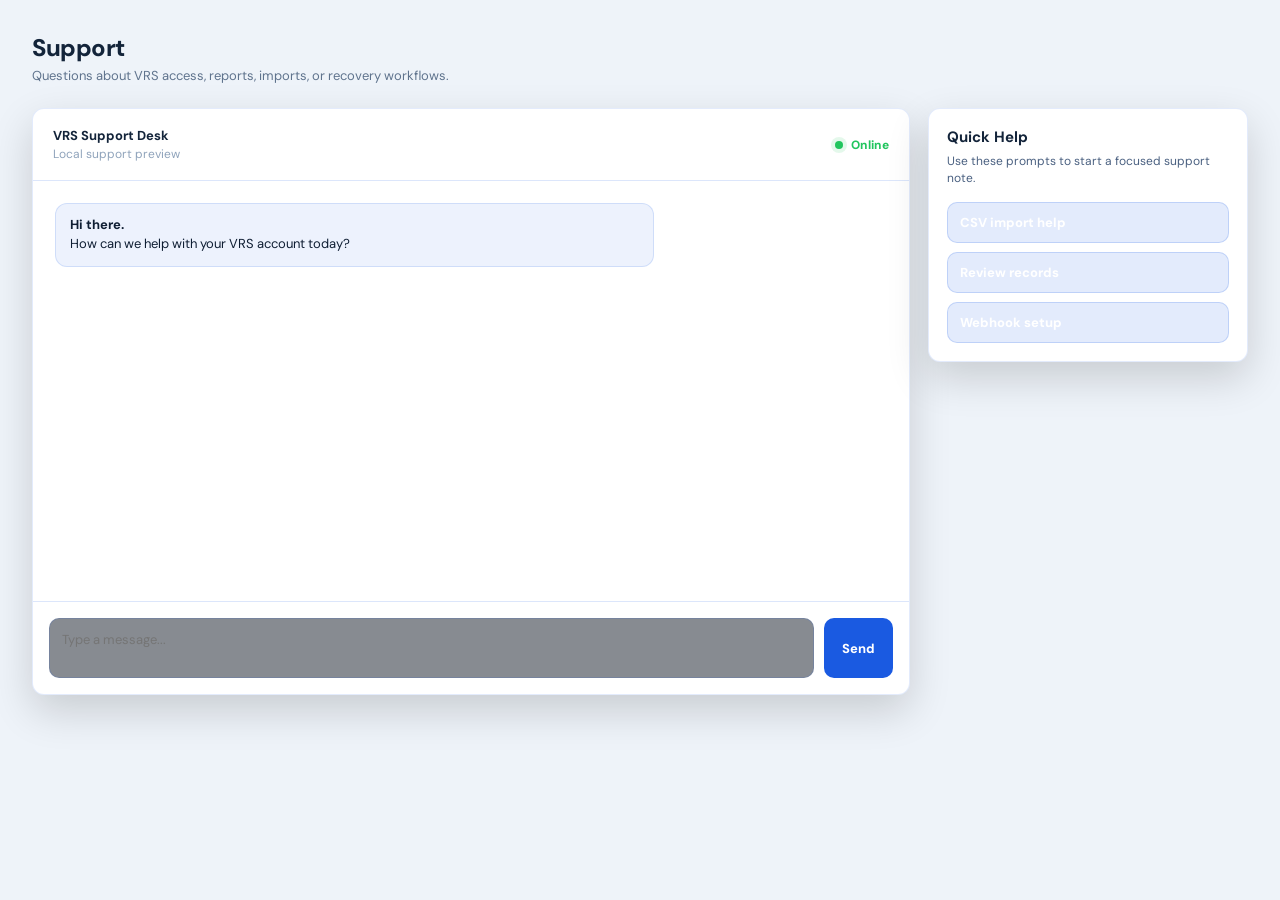
<file: chat.html>
<!DOCTYPE html>
<html lang="en">
<head>
<script>document.documentElement.style.opacity = '1';</script>
<script>(function(){const t=localStorage.getItem('veltriq_theme')||'dark';document.documentElement.setAttribute('data-theme',t);})();</script>
<meta charset="UTF-8">
<meta name="viewport" content="width=device-width, initial-scale=1.0">
<link rel="icon" type="image/png" href="assets/favicon.png">
<title>VELTRIQ - Support</title>
<link href="https://fonts.googleapis.com/css2?family=DM+Sans:wght@300;400;500;600;700&family=DM+Mono:wght@400;500&display=swap" rel="stylesheet">
<style>
  :root { --bg:#07111f; --sidebar-bg:#060e1a; --card-bg:#0c1828; --card-border:rgba(26,90,225,0.18); --text-primary:#e8edf3; --text-secondary:#6b8aad; --text-muted:#2d4a6a; --accent-blue:#1a5ae1; --accent-cyan:#11b4dc; --accent-green:#22c55e; --sidebar-width:220px; }
  * { margin:0; padding:0; box-sizing:border-box; }
  body { background:radial-gradient(ellipse at 20% 0%,rgba(26,90,225,0.18) 0%,transparent 55%),radial-gradient(ellipse at 80% 10%,rgba(17,180,220,0.12) 0%,transparent 45%),#07111f; font-family:'DM Sans',sans-serif; color:var(--text-primary); display:flex; min-height:100vh; font-size:13px; }
  [data-theme="light"] { --bg:#f0f4f8; --sidebar-bg:#e8edf5; --card-bg:#ffffff; --card-border:rgba(26,90,225,0.15); --text-primary:#0f1e33; --text-secondary:#4a6080; --text-muted:#8fa3bb; }
  [data-theme="light"] body { background:#f0f4f8; }
  [data-theme="light"] .sidebar { background:linear-gradient(180deg,rgba(26,90,225,0.06) 0%,rgba(232,237,245,0.98) 30%); border-right-color:rgba(26,90,225,0.15); }
  [data-theme="light"] .nav-item { color:#4a6080; }
  [data-theme="light"] .support-card, [data-theme="light"] .quick-card { background:#ffffff; border-color:rgba(26,90,225,0.12); }
  .sidebar { width:var(--sidebar-width); background:linear-gradient(180deg,rgba(26,90,225,0.08) 0%,rgba(6,14,26,0.98) 30%); border-right:1px solid rgba(26,90,225,0.22); display:flex; flex-direction:column; padding:20px 0; position:fixed; top:0; left:0; bottom:0; z-index:100; overflow-y:auto; }
  .logo { padding:0 18px 24px; border-bottom:1px solid var(--card-border); margin-bottom:18px; text-align:center; }

  .nav-section { padding: 0 14px; margin-bottom: 24px; }
  .nav-label {
    font-size: 10px; color: var(--text-muted); text-transform: uppercase;
    letter-spacing: 1px; padding: 0 10px 10px; font-weight: 700;
  }
  .nav-item {
    display: flex; align-items: center; gap: 12px; padding: 11px 14px;
    border-radius: 8px; color: var(--text-secondary); cursor: pointer;
    transition: all 0.15s; font-size: 14px; font-weight: 600; margin-bottom: 4px;
    text-decoration: none; border: none; background: transparent; font-family: inherit; width: 100%;
    text-align: left;
  }
  .nav-item:hover { background: rgba(26,90,225,0.1); color: var(--text-primary); }
  .nav-item.active { background: rgba(26,90,225,0.18); color: #5b9fff; }
  .nav-item svg { width: 18px; height: 18px; opacity: 0.86; flex-shrink: 0; }
  .sidebar-bottom {
    margin-top: auto; padding: 18px 14px 0;
    border-top: 1px solid var(--card-border);
  }
  .theme-btn {
    width: 100%; display: flex; align-items: center; justify-content: space-between;
    padding: 10px 14px; border-radius: 8px; margin-top: 10px;
    background: rgba(26,90,225,0.08); border: 1px solid rgba(26,90,225,0.18);
    color: var(--text-secondary); font-family: inherit; font-size: 14px; font-weight: 600;
    cursor: pointer; transition: all 0.15s; text-align: left;
  }
  .theme-btn:hover { background: rgba(26,90,225,0.14); color: var(--text-primary); }

  .toggle-track { width:32px; height:18px; border-radius:9px; background:rgba(26,90,225,0.3); position:relative; transition:background .25s; flex-shrink:0; }
  .toggle-track.on { background:#1a5ae1; }
  .toggle-thumb { position:absolute; top:2px; left:2px; width:14px; height:14px; border-radius:50%; background:#fff; transition:transform .25s; box-shadow:0 1px 4px rgba(0,0,0,.3); }
  .toggle-thumb.on { transform:translateX(14px); }
  .main { margin-left:var(--sidebar-width); flex:1; padding:32px; min-width:0; }
  .page-title { font-size:24px; font-weight:800; letter-spacing:-.5px; }
  .page-sub { color:var(--text-secondary); font-size:13px; margin-top:4px; margin-bottom:24px; }
  .support-grid { display:grid; grid-template-columns:minmax(320px,1fr) 320px; gap:18px; align-items:start; }
  .support-card, .quick-card { background:var(--card-bg); border:1px solid var(--card-border); border-radius:12px; box-shadow:0 16px 42px rgba(0,0,0,.16); }
  .support-card { overflow:hidden; }
  .support-head { padding:18px 20px; border-bottom:1px solid var(--card-border); display:flex; align-items:center; justify-content:space-between; }
  .status-pill { display:inline-flex; align-items:center; gap:8px; color:var(--accent-green); font-weight:800; font-size:12px; }
  .status-pill span { width:8px; height:8px; border-radius:50%; background:var(--accent-green); box-shadow:0 0 0 4px rgba(34,197,94,.12); }
  .messages { padding:22px; min-height:420px; display:flex; flex-direction:column; gap:12px; }
  .bubble { max-width:72%; padding:12px 14px; border-radius:12px; line-height:1.45; border:1px solid rgba(26,90,225,.14); }
  .bubble.agent { background:rgba(26,90,225,.08); color:var(--text-primary); }
  .bubble.user { background:linear-gradient(135deg,#1a5ae1,#1048b8); color:white; align-self:flex-end; }
  .composer { display:flex; gap:10px; padding:16px; border-top:1px solid var(--card-border); }
  .composer textarea { flex:1; min-height:44px; max-height:110px; resize:none; background:rgba(6,14,26,.48); border:1px solid var(--card-border); color:var(--text-primary); border-radius:10px; padding:12px; font:inherit; outline:none; }
  .composer button, .quick-card button { border:none; border-radius:10px; background:var(--accent-blue); color:#fff; font:inherit; font-weight:800; cursor:pointer; padding:0 18px; }
  .quick-card { padding:18px; }
  .quick-card h3 { font-size:15px; margin-bottom:6px; }
  .quick-card p { color:var(--text-secondary); font-size:12px; line-height:1.45; margin-bottom:14px; }
  .quick-list { display:grid; gap:9px; }
  .quick-list button { text-align:left; padding:11px 12px; background:rgba(26,90,225,.12); border:1px solid rgba(26,90,225,.18); }
  @media (max-width:1000px){ .support-grid{grid-template-columns:1fr;} }
</style>

<style id="vrs-sidebar-reset">
  :root { --sidebar-width: 220px !important; }
  body { margin: 0 !important; }
  .sidebar {
    width: var(--sidebar-width) !important;
    min-width: var(--sidebar-width) !important;
    max-width: var(--sidebar-width) !important;
    position: fixed !important;
    inset: 0 auto 0 0 !important;
    z-index: 1000 !important;
    display: flex !important;
    flex-direction: column !important;
    padding: 20px 0 !important;
    overflow-y: auto !important;
    background: linear-gradient(180deg, rgba(26,90,225,0.08) 0%, rgba(6,14,26,0.98) 30%) !important;
    border-right: 1px solid rgba(26,90,225,0.22) !important;
  }
  .main {
    margin-left: var(--sidebar-width) !important;
  }
  .sidebar .logo {
    display: block !important;
    padding: 0 18px 24px !important;
    margin: 0 0 18px !important;
    border-bottom: 1px solid var(--card-border, rgba(26,90,225,0.18)) !important;
    text-align: center !important;
  }
  .sidebar .logo div:first-child {
    display: block !important;
    font-size: 22px !important;
    line-height: 1.05 !important;
    font-weight: 800 !important;
    letter-spacing: -0.5px !important;
    color: #5b9fff !important;
  }
  .sidebar .logo div:last-child {
    display: block !important;
    font-size: 10px !important;
    line-height: 1.45 !important;
    color: var(--text-muted, #2d4a6a) !important;
    letter-spacing: 2px !important;
    text-transform: uppercase !important;
    margin-top: 3px !important;
  }
  .sidebar .nav-section {
    display: block !important;
    padding: 0 14px !important;
    margin: 0 0 24px !important;
  }
  .sidebar .nav-label {
    display: block !important;
    font-size: 10px !important;
    line-height: 1.2 !important;
    color: var(--text-muted, #2d4a6a) !important;
    text-transform: uppercase !important;
    letter-spacing: 1px !important;
    padding: 0 10px 10px !important;
    font-weight: 700 !important;
  }
  .sidebar .nav-item,
  .sidebar button.nav-item,
  .sidebar a.nav-item {
    appearance: none !important;
    -webkit-appearance: none !important;
    display: flex !important;
    align-items: center !important;
    gap: 12px !important;
    width: 100% !important;
    min-height: 42px !important;
    padding: 11px 14px !important;
    margin: 0 0 4px !important;
    border: 0 !important;
    border-radius: 8px !important;
    background: transparent !important;
    color: var(--text-secondary, #6b8aad) !important;
    font-family: 'DM Sans', sans-serif !important;
    font-size: 14px !important;
    line-height: 1.2 !important;
    font-weight: 600 !important;
    text-align: left !important;
    text-decoration: none !important;
    cursor: pointer !important;
    white-space: nowrap !important;
    box-shadow: none !important;
  }
  .sidebar .nav-item:hover {
    background: rgba(26,90,225,0.10) !important;
    color: var(--text-primary, #e8edf3) !important;
  }
  .sidebar .nav-item.active {
    background: rgba(26,90,225,0.18) !important;
    color: #5b9fff !important;
  }
  .sidebar .nav-item svg {
    width: 18px !important;
    height: 18px !important;
    min-width: 18px !important;
    opacity: 0.86 !important;
    flex: 0 0 18px !important;
  }
  .sidebar .sidebar-bottom {
    margin-top: auto !important;
    padding: 18px 14px 0 !important;
    border-top: 1px solid var(--card-border, rgba(26,90,225,0.18)) !important;
  }
  .sidebar .theme-btn {
    appearance: none !important;
    -webkit-appearance: none !important;
    width: 100% !important;
    display: flex !important;
    align-items: center !important;
    justify-content: space-between !important;
    padding: 10px 14px !important;
    margin-top: 10px !important;
    border-radius: 8px !important;
    background: rgba(26,90,225,0.08) !important;
    border: 1px solid rgba(26,90,225,0.18) !important;
    color: var(--text-secondary, #6b8aad) !important;
    font-family: 'DM Sans', sans-serif !important;
    font-size: 14px !important;
    font-weight: 600 !important;
    text-align: left !important;
    box-shadow: none !important;
  }
  .sidebar .toggle-track {
    width: 32px !important;
    height: 18px !important;
    border-radius: 9px !important;
    background: rgba(26,90,225,0.3) !important;
    position: relative !important;
    flex: 0 0 32px !important;
  }
  .sidebar .toggle-thumb {
    position: absolute !important;
    top: 2px !important;
    left: 2px !important;
    width: 14px !important;
    height: 14px !important;
    border-radius: 50% !important;
    background: #fff !important;
  }
</style>
  <link rel="stylesheet" href="vrs-light-readability.css">
</head>
<script src="vrs-embed.js"></script>
<link rel="stylesheet" href="vrs-embed.css">
<body>
<aside class="sidebar">
  <div class="logo"><div style="font-size:22px;font-weight:800;letter-spacing:-0.5px;color:#5b9fff;">VELTRIQ</div><div style="font-size:10px;color:var(--text-muted);letter-spacing:2px;text-transform:uppercase;margin-top:3px;line-height:1.45;">Visitor Recovery System</div></div>
  <div class="nav-section"><div class="nav-label">Main</div>
    <button class="nav-item" onclick="location.href='dashboard.html'"><svg viewBox="0 0 24 24" fill="none" stroke="currentColor" stroke-width="2"><rect x="3" y="3" width="7" height="7" rx="1"/><rect x="14" y="3" width="7" height="7" rx="1"/><rect x="3" y="14" width="7" height="7" rx="1"/><rect x="14" y="14" width="7" height="7" rx="1"/></svg>VRS Overview</button>
    <button class="nav-item" onclick="location.href='intent.html'"><svg viewBox="0 0 24 24" fill="none" stroke="currentColor" stroke-width="2"><path d="M9 5H7a2 2 0 0 0-2 2v12a2 2 0 0 0 2 2h10a2 2 0 0 0 2-2V7a2 2 0 0 0-2-2h-2"/><rect x="9" y="3" width="6" height="4" rx="1"/><path d="M9 12h6M9 16h4"/></svg>Recovery Queue</button>
    <button class="nav-item" onclick="location.href='heatmap.html'"><svg viewBox="0 0 24 24" fill="none" stroke="currentColor" stroke-width="2"><path d="M3 3v18h18"/><path d="m19 9-5 5-4-4-3 3"/></svg>Recovery Map</button>
  </div>
  <div class="nav-section"><div class="nav-label">Account</div>
    <button class="nav-item active" onclick="location.href='chat.html'"><svg viewBox="0 0 24 24" fill="none" stroke="currentColor" stroke-width="2"><path d="M21 15a2 2 0 0 1-2 2H7l-4 4V5a2 2 0 0 1 2-2h14a2 2 0 0 1 2 2z"/></svg>Support</button>
    <button class="nav-item" onclick="location.href='profile.html'"><svg viewBox="0 0 24 24" fill="none" stroke="currentColor" stroke-width="2"><path d="M20 21v-2a4 4 0 0 0-4-4H8a4 4 0 0 0-4 4v2"/><circle cx="12" cy="7" r="4"/></svg>Profile</button>
  </div>
  <div class="sidebar-bottom"><button class="nav-item" onclick="location.href='index.html'"><svg viewBox="0 0 24 24" fill="none" stroke="currentColor" stroke-width="2"><path d="M9 21H5a2 2 0 0 1-2-2V5a2 2 0 0 1 2-2h4"/><polyline points="16 17 21 12 16 7"/><line x1="21" y1="12" x2="9" y2="12"/></svg>Sign Out</button><button class="theme-btn" onclick="toggleTheme()"><span style="display:flex;align-items:center;gap:8px;"><svg id="themeIcon" viewBox="0 0 24 24" width="15" height="15" fill="none" stroke="currentColor" stroke-width="2"></svg><span id="themeLabel"></span></span><div class="toggle-track" id="toggleTrack"><div class="toggle-thumb" id="toggleThumb"></div></div></button></div>
</aside>
<main class="main">
  <div class="page-title">Support</div><div class="page-sub">Questions about VRS access, reports, imports, or recovery workflows.</div>
  <div class="support-grid">
    <section class="support-card"><div class="support-head"><div><strong>VRS Support Desk</strong><div style="color:var(--text-muted);font-size:12px;margin-top:2px;">Local support preview</div></div><div class="status-pill"><span></span>Online</div></div><div class="messages" id="messages"><div class="bubble agent"><strong>Hi there.</strong><br>How can we help with your VRS account today?</div></div><div class="composer"><textarea id="supportInput" placeholder="Type a message..."></textarea><button onclick="sendLocalMessage()">Send</button></div></section>
    <aside class="quick-card"><h3>Quick Help</h3><p>Use these prompts to start a focused support note.</p><div class="quick-list"><button onclick="quickPrompt('I need help importing a visitor CSV.')">CSV import help</button><button onclick="quickPrompt('I need help reviewing recovered visitor records.')">Review records</button><button onclick="quickPrompt('I need help preparing the webhook connection.')">Webhook setup</button></div></aside>
  </div>
</main>
<script>
function applyTheme(theme){document.documentElement.setAttribute('data-theme',theme);localStorage.setItem('veltriq_theme',theme);const isDark=theme==='dark';document.getElementById('toggleTrack').classList.toggle('on',!isDark);document.getElementById('toggleThumb').classList.toggle('on',!isDark);document.getElementById('themeIcon').innerHTML=isDark?'<path d="M21 12.79A9 9 0 1 1 11.21 3 7 7 0 0 0 21 12.79z"/>':'<circle cx="12" cy="12" r="5"/><line x1="12" y1="1" x2="12" y2="3"/><line x1="12" y1="21" x2="12" y2="23"/><line x1="4.22" y1="4.22" x2="5.64" y2="5.64"/><line x1="18.36" y1="18.36" x2="19.78" y2="19.78"/><line x1="1" y1="12" x2="3" y2="12"/><line x1="21" y1="12" x2="23" y2="12"/><line x1="4.22" y1="19.78" x2="5.64" y2="18.36"/><line x1="18.36" y1="5.64" x2="19.78" y2="4.22"/>';document.getElementById('themeLabel').textContent=isDark?'Dark Mode':'Light Mode';}
function toggleTheme(){applyTheme((document.documentElement.getAttribute('data-theme')||'dark')==='dark'?'light':'dark');}
function quickPrompt(text){document.getElementById('supportInput').value=text;document.getElementById('supportInput').focus();}
function sendLocalMessage(){const input=document.getElementById('supportInput');const text=input.value.trim();if(!text)return;const el=document.createElement('div');el.className='bubble user';el.textContent=text;document.getElementById('messages').appendChild(el);input.value='';setTimeout(()=>{const reply=document.createElement('div');reply.className='bubble agent';reply.textContent='Got it. We will use this note to guide the next VRS support step.';document.getElementById('messages').appendChild(reply);},250);}
window.addEventListener('load',()=>applyTheme(localStorage.getItem('veltriq_theme')||'dark'));
</script>
</body>
</html>
</file>
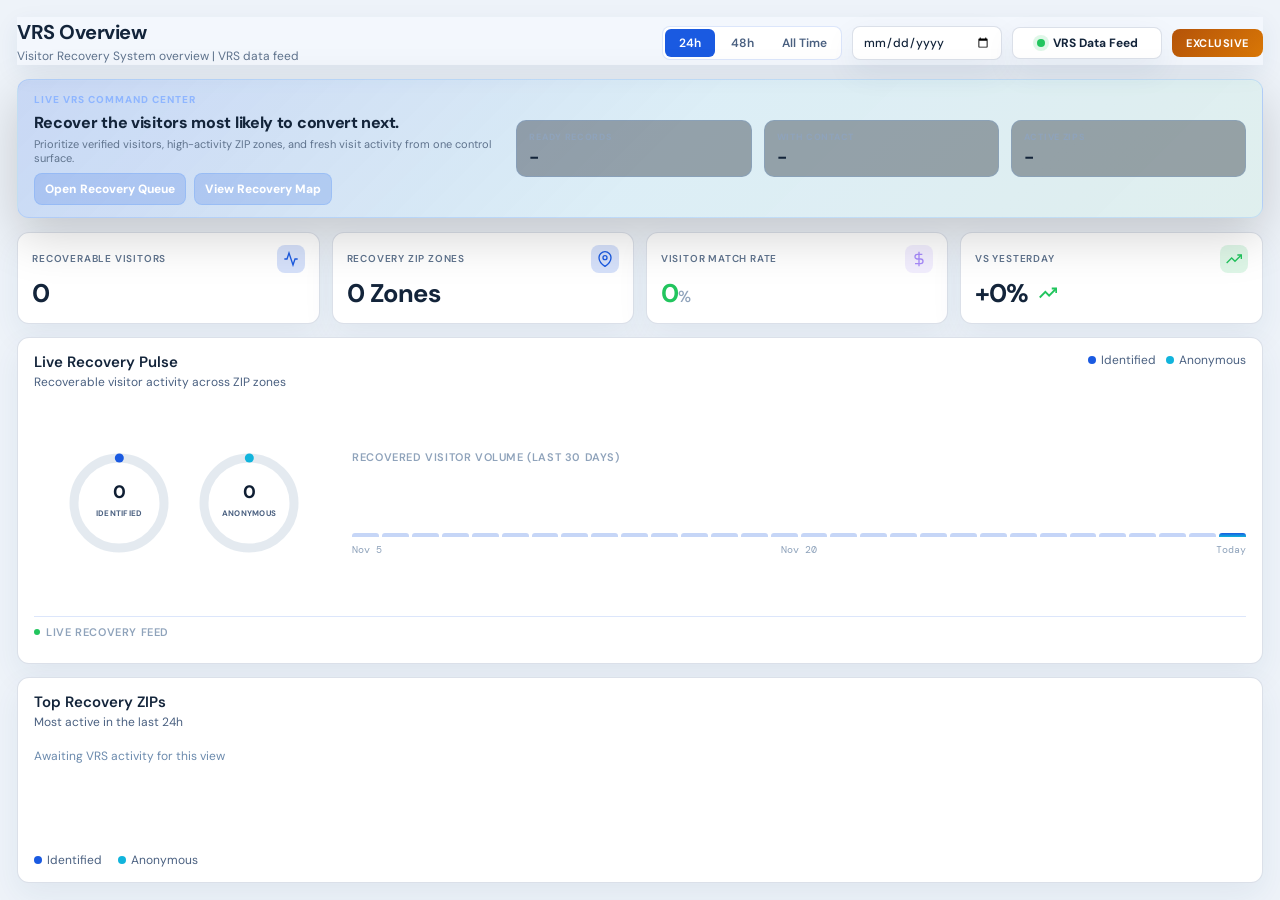
<file: dashboard.html>
﻿<!DOCTYPE html>
<html lang="en">
<head>
<script>document.documentElement.style.opacity = '1';</script>
<script>
// ── VELTRIQ THEME SYSTEM ──
(function() {
  const t = localStorage.getItem('veltriq_theme') || 'dark';
  document.documentElement.setAttribute('data-theme', t);
})();
</script>
<meta charset="UTF-8">

<meta name="viewport" content="width=device-width, initial-scale=1.0">
<link rel="icon" type="image/png" href="assets/favicon.png">
<title>VELTRIQ - Visitor Recovery System</title>
<link href="https://fonts.googleapis.com/css2?family=DM+Sans:wght@300;400;500;600;700&family=DM+Mono:wght@400;500&display=swap" rel="stylesheet">
<style>
  :root {
    --bg: #07111f;
    --sidebar-bg: #060e1a;
    --card-bg: #0c1828;
    --card-border: rgba(26,90,225,0.18);
    --text-primary: #e8edf3;
    --text-secondary: #6b8aad;
    --text-muted: #2d4a6a;
    --accent-blue: #1a5ae1;
    --accent-cyan: #11b4dc;
    --accent-purple: #a78bfa;
    --accent-yellow: #f5c518;
    --accent-green: #22c55e;
    --accent-orange: #f97316;
    --accent-red: #ef4444;
    --sidebar-width: 220px;
  }

  * { margin: 0; padding: 0; box-sizing: border-box; }

  body {
    background: radial-gradient(ellipse at 20% 0%, rgba(26,90,225,0.18) 0%, transparent 55%),
                radial-gradient(ellipse at 80% 10%, rgba(17,180,220,0.12) 0%, transparent 45%),
                #07111f;
    font-family: 'DM Sans', sans-serif;
    color: var(--text-primary);
    display: flex;
    min-height: 100vh;
    font-size: 13px;
  }

  /* ── LIGHT THEME ── */
  [data-theme="light"] {
    --bg: #f0f4f8;
    --sidebar-bg: #e8edf5;
    --card-bg: #ffffff;
    --card-border: rgba(26,90,225,0.15);
    --text-primary: #0f1e33;
    --text-secondary: #4a6080;
    --text-muted: #8fa3bb;
  }
  [data-theme="light"] body {
    background: radial-gradient(ellipse at 20% 0%, rgba(26,90,225,0.08) 0%, transparent 55%),
                radial-gradient(ellipse at 80% 10%, rgba(17,180,220,0.06) 0%, transparent 45%),
                #f0f4f8;
  }
  [data-theme="light"]
  .sidebar {
    width: var(--sidebar-width);
    background: linear-gradient(180deg, rgba(26,90,225,0.08) 0%, rgba(6,14,26,0.98) 30%);
    border-right: 1px solid rgba(26,90,225,0.22);
    display: flex;
    flex-direction: column;
    padding: 20px 0;
    position: fixed;
    top: 0;
    left: 0;
    bottom: 0;
    z-index: 100;
    overflow-y: auto;
  }
  [data-theme="light"]
  .nav-item {
    display: flex;
    align-items: center;
    gap: 12px;
    padding: 11px 14px;
    border-radius: 8px;
    color: var(--text-secondary);
    cursor: pointer;
    transition: all 0.15s;
    font-size: 14px;
    font-weight: 600;
    margin-bottom: 4px;
    text-decoration: none;
    border: none;
    background: transparent;
    font-family: inherit;
    width: 100%;
    text-align: left;
  }
  .logo {
    padding: 0 18px 24px;
    border-bottom: 1px solid var(--card-border);
    margin-bottom: 18px;
    text-align: center;
  }
  .nav-section { padding: 0 14px; margin-bottom: 24px; }
  .nav-label {
    font-size: 10px;
    color: var(--text-muted);
    text-transform: uppercase;
    letter-spacing: 1px;
    padding: 0 10px 10px;
    font-weight: 700;
  }

  .nav-item {
    display: flex; align-items: center; gap: 12px; padding: 11px 14px;
    border-radius: 8px; color: var(--text-secondary); cursor: pointer;
    transition: all 0.15s; font-size: 14px; font-weight: 600; margin-bottom: 4px;
    text-decoration: none; border: none; background: transparent; font-family: inherit; width: 100%;
    text-align: left;
  }
  .nav-item:hover { background: rgba(26,90,225,0.1); color: var(--text-primary); }
  .nav-item.active { background: rgba(26,90,225,0.18); color: #5b9fff; }
  .nav-item svg { width: 18px; height: 18px; opacity: 0.86; flex-shrink: 0; }
  .sidebar-bottom {
    margin-top: auto;
    padding: 18px 14px 0;
    border-top: 1px solid var(--card-border);
  }

  /* ── THEME TOGGLE BUTTON ── */
  .theme-btn {
    width: 100%;
    display: flex;
    align-items: center;
    justify-content: space-between;
    padding: 10px 14px;
    border-radius: 8px;
    margin-top: 10px;
    background: rgba(26,90,225,0.08);
    border: 1px solid rgba(26,90,225,0.18);
    color: var(--text-secondary);
    font-family: inherit;
    font-size: 14px;
    font-weight: 600;
    cursor: pointer;
    transition: all 0.15s;
    text-align: left;
  }
  .theme-btn:hover { background: rgba(26,90,225,0.14); color: var(--text-primary); }

  .toggle-track {
    width: 32px; height: 18px; border-radius: 9px;
    background: rgba(26,90,225,0.3); position: relative;
    transition: background 0.25s; flex-shrink: 0;
  }
  .toggle-track.on { background: #1a5ae1; }
  .toggle-thumb {
    position: absolute; top: 2px; left: 2px;
    width: 14px; height: 14px; border-radius: 50%;
    background: #fff; transition: transform 0.25s;
    box-shadow: 0 1px 4px rgba(0,0,0,0.3);
  }
  .toggle-thumb.on { transform: translateX(14px); }

  /* ── MAIN ── */
  .main { margin-left: var(--sidebar-width); flex: 1; padding: 28px 28px 40px; overflow-y: auto; }

  .topbar { display: flex; align-items: flex-start; justify-content: space-between; margin-bottom: 28px; }
  .page-title { font-size: 24px; font-weight: 700; letter-spacing: -0.5px; }
  .page-sub { color: var(--text-secondary); font-size: 13px; margin-top: 3px; }
  .topbar-controls { display: flex; align-items: center; gap: 10px; margin-top: 4px; flex-wrap: wrap; }

  .time-toggle {
    display: flex; background: var(--card-bg); border: 1px solid var(--card-border);
    border-radius: 8px; overflow: hidden;
  }
  .time-btn {
    padding: 6px 14px; font-size: 12px; font-weight: 600; cursor: pointer;
    color: var(--text-secondary); border: none; background: transparent;
    font-family: inherit; transition: all 0.15s;
  }
  .time-btn.active { background: var(--accent-blue); color: #fff; border-radius: 6px; margin: 2px; }

  .data-source {
    display: inline-flex; align-items: center; gap: 8px;
    background: var(--card-bg); border: 1px solid var(--card-border); border-radius: 8px;
    color: var(--text-primary); font-family: inherit; font-size: 12px; font-weight: 700;
    padding: 7px 12px; min-width: 150px; justify-content: center;
  }
  .data-dot {
    width: 8px; height: 8px; border-radius: 50%; background: var(--accent-green);
    box-shadow: 0 0 0 4px rgba(34,197,94,0.14); animation: blink 1.4s infinite;
  }
  .date-input {
    background: var(--card-bg); border: 1px solid var(--card-border); border-radius: 8px;
    color: var(--text-primary); font-family: inherit; font-size: 12px; font-weight: 500;
    padding: 7px 10px; min-width: 150px; outline: none;
  }
  .date-input:focus { border-color: rgba(26,90,225,0.5); }

  .exclusive-btn {
    background: linear-gradient(135deg, #b45309, #d97706); color: #fff; border: none;
    border-radius: 8px; padding: 7px 14px; font-size: 11px; font-weight: 700;
    letter-spacing: 0.5px; cursor: pointer; font-family: inherit;
  }

  /* ── STAT CARDS ── */
  .stat-grid { display: grid; grid-template-columns: repeat(4, 1fr); gap: 14px; margin-bottom: 20px; }
  .stat-card {
    background: var(--card-bg); border: 1px solid var(--card-border);
    border-radius: 12px; padding: 18px 20px; display: flex; flex-direction: column; gap: 12px;
  }
  .stat-header { display: flex; align-items: center; justify-content: space-between; }
  .stat-label { font-size: 10px; font-weight: 600; color: var(--text-muted); text-transform: uppercase; letter-spacing: 0.8px; }
  .stat-icon { width: 32px; height: 32px; border-radius: 8px; display: flex; align-items: center; justify-content: center; }
  .stat-icon svg { width: 16px; height: 16px; }
  .stat-value { font-size: 32px; font-weight: 700; letter-spacing: -1px; line-height: 1; }
  .stat-value.green { color: var(--accent-green); font-size: 28px; }
  .score-suffix { font-size: 16px; color: var(--text-muted); font-weight: 500; letter-spacing: 0; }
  .trend-arrow { display: inline-flex; align-items: center; margin-left: 6px; }

  /* ── CHART & ZIP CARDS ── */
  .chart-card {
    background: var(--card-bg); border: 1px solid var(--card-border);
    border-radius: 12px; padding: 20px 24px; margin-bottom: 20px;
  }
  .chart-header { display: flex; align-items: flex-start; justify-content: space-between; margin-bottom: 20px; }
  .chart-title { font-size: 15px; font-weight: 600; }
  .chart-sub { font-size: 12px; color: var(--text-secondary); margin-top: 2px; }
  .pulse-layout {
    display: grid;
    grid-template-columns: minmax(220px, 320px) minmax(260px, 1fr);
    gap: 28px;
    align-items: center;
  }
  .pulse-rings {
    display: grid;
    grid-template-columns: repeat(2, 128px);
    justify-content: center;
    gap: 28px;
  }
  .pulse-ring {
    width: 128px;
    height: 128px;
    display: flex;
    align-items: center;
    justify-content: center;
  }
  .pulse-svg { width: 128px; height: 128px; display: block; }
  .pulse-track { stroke: rgba(107,138,173,0.18); }
  .pulse-value { fill: var(--text-primary); font-size: 18px; font-weight: 800; }
  .pulse-label { fill: var(--text-secondary); font-size: 8px; font-weight: 700; letter-spacing: 0.25px; }
  .pulse-panel-title {
    font-size: 11px; color: var(--text-muted); font-weight: 600;
    letter-spacing: 0.6px; text-transform: uppercase; margin-bottom: 10px;
  }
  .pulse-feed-title {
    font-size: 11px; color: var(--text-muted); font-weight: 600;
    letter-spacing: 0.6px; text-transform: uppercase; margin-bottom: 10px;
    display: flex; align-items: center; gap: 6px;
  }
  @media (max-width: 900px) {
    .pulse-layout { grid-template-columns: 1fr; gap: 20px; }
    .pulse-rings { justify-content: start; }
  }

  .zip-card {
    background: var(--card-bg); border: 1px solid var(--card-border);
    border-radius: 12px; padding: 20px 24px;
  }
  .zip-header { margin-bottom: 18px; }
  .zip-title { font-size: 15px; font-weight: 600; }
  .zip-sub { font-size: 12px; color: var(--text-secondary); margin-top: 2px; }

  .zip-row { display: flex; align-items: center; gap: 14px; margin-bottom: 14px; }
  .zip-rank { font-size: 11px; color: var(--text-muted); width: 14px; flex-shrink: 0; font-family: 'DM Mono', monospace; }
  .zip-code { font-size: 13px; font-weight: 600; width: 52px; flex-shrink: 0; font-family: 'DM Mono', monospace; }
  .bar-wrap { flex: 1; display: flex; flex-direction: column; gap: 3px; }
  .bar-track { height: 4px; background: rgba(255,255,255,0.05); border-radius: 2px; overflow: hidden; }
  .bar-fill { height: 100%; border-radius: 2px; }
  .bar-repair  { background: #1a5ae1; }
  .bar-replace { background: #11b4dc; }
  .zip-scores { display: flex; gap: 10px; flex-shrink: 0; font-family: 'DM Mono', monospace; font-size: 12px; font-weight: 500; }
  .score-r { color: var(--accent-red); }
  .score-p { color: var(--text-secondary); }
  .zip-legend { display: flex; gap: 16px; margin-top: 8px; font-size: 12px; color: var(--text-secondary); }

  @keyframes blink   { 0%,100%{opacity:1} 50%{opacity:0.3} }
  @keyframes slideIn { from{opacity:0;transform:translateY(-6px)} to{opacity:1;transform:translateY(0)} }

  .command-center {
    position: relative; overflow: hidden; border: 1px solid rgba(91,159,255,0.22);
    border-radius: 12px; padding: 18px 20px; margin-bottom: 20px;
    background: linear-gradient(135deg, rgba(26,90,225,0.18), rgba(17,180,220,0.08) 52%, rgba(34,197,94,0.07));
    box-shadow: 0 18px 50px rgba(0,0,0,0.18), inset 0 1px 0 rgba(255,255,255,0.04);
  }
  .command-center:before {
    content: ""; position: absolute; inset: 0; pointer-events: none;
    background: linear-gradient(120deg, transparent 0%, rgba(255,255,255,0.07) 45%, transparent 70%);
    transform: translateX(-100%); animation: sheen 7s ease-in-out infinite;
  }
  .command-grid { display: grid; grid-template-columns: minmax(260px,1.3fr) repeat(3,minmax(130px,0.7fr)); gap: 14px; align-items: center; position: relative; }
  .command-eyebrow { font-size: 10px; letter-spacing: 1px; text-transform: uppercase; color: #8fb6ff; font-weight: 800; margin-bottom: 6px; }
  .command-title { font-size: 20px; font-weight: 800; letter-spacing: -0.3px; }
  .command-copy { color: var(--text-secondary); font-size: 12px; margin-top: 4px; max-width: 560px; }
  .command-metric { background: rgba(6,14,26,0.34); border: 1px solid rgba(91,159,255,0.16); border-radius: 10px; padding: 12px 14px; }
  .command-metric span { display:block; color: var(--text-muted); font-size: 9px; text-transform: uppercase; letter-spacing: .7px; font-weight: 800; }
  .command-metric strong { display:block; margin-top: 5px; font-size: 22px; line-height: 1; }
  .command-actions { display:flex; gap:8px; margin-top:12px; flex-wrap:wrap; }
  .command-link { border:1px solid rgba(91,159,255,0.25); background: rgba(26,90,225,0.18); color:var(--text-primary); border-radius:8px; padding:8px 11px; font-size:12px; font-weight:800; cursor:pointer; font-family:inherit; }
  .command-link:hover { transform: translateY(-1px); border-color: rgba(91,159,255,0.5); }
  .stat-card, .chart-card, .zip-card, .mini-stat, .table-card { box-shadow: 0 14px 40px rgba(0,0,0,0.14); }
  .stat-card { transition: transform .18s ease, border-color .18s ease, box-shadow .18s ease; }
  .stat-card:hover { transform: translateY(-3px); border-color: rgba(91,159,255,0.42); box-shadow: 0 20px 55px rgba(0,0,0,0.22); }
  .data-source { box-shadow: inset 0 1px 0 rgba(255,255,255,0.04), 0 8px 24px rgba(0,0,0,0.12); }
  @keyframes sheen { 0%, 60% { transform: translateX(-110%); } 100% { transform: translateX(110%); } }
  @media (max-width: 1050px) { .command-grid { grid-template-columns:1fr; } }

</style>

<style id="vrs-sidebar-reset">
  :root { --sidebar-width: 220px !important; }
  body { margin: 0 !important; }
  .sidebar {
    width: var(--sidebar-width) !important;
    min-width: var(--sidebar-width) !important;
    max-width: var(--sidebar-width) !important;
    position: fixed !important;
    inset: 0 auto 0 0 !important;
    z-index: 1000 !important;
    display: flex !important;
    flex-direction: column !important;
    padding: 20px 0 !important;
    overflow-y: auto !important;
    background: linear-gradient(180deg, rgba(26,90,225,0.08) 0%, rgba(6,14,26,0.98) 30%) !important;
    border-right: 1px solid rgba(26,90,225,0.22) !important;
  }
  .main {
    margin-left: var(--sidebar-width) !important;
  }
  .sidebar .logo {
    display: block !important;
    padding: 0 18px 24px !important;
    margin: 0 0 18px !important;
    border-bottom: 1px solid var(--card-border, rgba(26,90,225,0.18)) !important;
    text-align: center !important;
  }
  .sidebar .logo div:first-child {
    display: block !important;
    font-size: 22px !important;
    line-height: 1.05 !important;
    font-weight: 800 !important;
    letter-spacing: -0.5px !important;
    color: #5b9fff !important;
  }
  .sidebar .logo div:last-child {
    display: block !important;
    font-size: 10px !important;
    line-height: 1.45 !important;
    color: var(--text-muted, #2d4a6a) !important;
    letter-spacing: 2px !important;
    text-transform: uppercase !important;
    margin-top: 3px !important;
  }
  .sidebar .nav-section {
    display: block !important;
    padding: 0 14px !important;
    margin: 0 0 24px !important;
  }
  .sidebar .nav-label {
    display: block !important;
    font-size: 10px !important;
    line-height: 1.2 !important;
    color: var(--text-muted, #2d4a6a) !important;
    text-transform: uppercase !important;
    letter-spacing: 1px !important;
    padding: 0 10px 10px !important;
    font-weight: 700 !important;
  }
  .sidebar .nav-item,
  .sidebar button.nav-item,
  .sidebar a.nav-item {
    appearance: none !important;
    -webkit-appearance: none !important;
    display: flex !important;
    align-items: center !important;
    gap: 12px !important;
    width: 100% !important;
    min-height: 42px !important;
    padding: 11px 14px !important;
    margin: 0 0 4px !important;
    border: 0 !important;
    border-radius: 8px !important;
    background: transparent !important;
    color: var(--text-secondary, #6b8aad) !important;
    font-family: 'DM Sans', sans-serif !important;
    font-size: 14px !important;
    line-height: 1.2 !important;
    font-weight: 600 !important;
    text-align: left !important;
    text-decoration: none !important;
    cursor: pointer !important;
    white-space: nowrap !important;
    box-shadow: none !important;
  }
  .sidebar .nav-item:hover {
    background: rgba(26,90,225,0.10) !important;
    color: var(--text-primary, #e8edf3) !important;
  }
  .sidebar .nav-item.active {
    background: rgba(26,90,225,0.18) !important;
    color: #5b9fff !important;
  }
  .sidebar .nav-item svg {
    width: 18px !important;
    height: 18px !important;
    min-width: 18px !important;
    opacity: 0.86 !important;
    flex: 0 0 18px !important;
  }
  .sidebar .sidebar-bottom {
    margin-top: auto !important;
    padding: 18px 14px 0 !important;
    border-top: 1px solid var(--card-border, rgba(26,90,225,0.18)) !important;
  }
  .sidebar .theme-btn {
    appearance: none !important;
    -webkit-appearance: none !important;
    width: 100% !important;
    display: flex !important;
    align-items: center !important;
    justify-content: space-between !important;
    padding: 10px 14px !important;
    margin-top: 10px !important;
    border-radius: 8px !important;
    background: rgba(26,90,225,0.08) !important;
    border: 1px solid rgba(26,90,225,0.18) !important;
    color: var(--text-secondary, #6b8aad) !important;
    font-family: 'DM Sans', sans-serif !important;
    font-size: 14px !important;
    font-weight: 600 !important;
    text-align: left !important;
    box-shadow: none !important;
  }
  .sidebar .toggle-track {
    width: 32px !important;
    height: 18px !important;
    border-radius: 9px !important;
    background: rgba(26,90,225,0.3) !important;
    position: relative !important;
    flex: 0 0 32px !important;
  }
  .sidebar .toggle-thumb {
    position: absolute !important;
    top: 2px !important;
    left: 2px !important;
    width: 14px !important;
    height: 14px !important;
    border-radius: 50% !important;
    background: #fff !important;
  }
</style>

<style id="vrs-dashboard-fit">
  html, body {
    width: 100% !important;
    height: 100% !important;
    overflow: hidden !important;
  }
  body {
    min-height: 100vh !important;
  }
  .main {
    height: 100vh !important;
    max-height: 100vh !important;
    overflow: hidden !important;
    padding: clamp(14px, 1.35vw, 22px) !important;
    display: grid !important;
    grid-template-rows: auto auto auto minmax(0, 1.35fr) minmax(112px, .85fr) !important;
    gap: clamp(10px, 1.05vw, 16px) !important;
  }
  .topbar,
  .command-center,
  .stat-grid,
  .chart-card,
  .zip-card {
    margin-bottom: 0 !important;
  }
  .topbar {
    align-items: center !important;
    min-height: 48px !important;
  }
  .page-title { font-size: clamp(20px, 1.35vw, 24px) !important; }
  .page-sub { font-size: 12px !important; }
  .command-center {
    padding: clamp(12px, 1vw, 16px) clamp(14px, 1.2vw, 18px) !important;
    min-height: 0 !important;
  }
  .command-title { font-size: clamp(16px, 1.15vw, 20px) !important; }
  .command-copy { font-size: 11px !important; }
  .command-actions { margin-top: 8px !important; }
  .command-link { padding: 7px 10px !important; }
  .command-grid {
    grid-template-columns: minmax(260px, 1.4fr) repeat(3, minmax(120px, .7fr)) !important;
    gap: clamp(10px, .9vw, 14px) !important;
  }
  .command-metric { padding: 10px 12px !important; }
  .command-metric strong { font-size: clamp(18px, 1.35vw, 22px) !important; }
  .stat-grid {
    gap: clamp(10px, .9vw, 14px) !important;
    min-height: 0 !important;
  }
  .stat-card {
    padding: clamp(12px, .95vw, 16px) clamp(14px, 1.05vw, 18px) !important;
    gap: 8px !important;
    min-height: 92px !important;
  }
  .stat-icon { width: 28px !important; height: 28px !important; }
  .stat-value { font-size: clamp(24px, 2vw, 31px) !important; }
  .chart-card,
  .zip-card {
    min-height: 0 !important;
    overflow: hidden !important;
    padding: clamp(14px, 1vw, 18px) clamp(16px, 1.25vw, 22px) !important;
  }
  .chart-card {
    display: grid !important;
    grid-template-rows: auto minmax(0, 1fr) auto !important;
  }
  .chart-header { margin-bottom: 8px !important; }
  .pulse-layout {
    min-height: 0 !important;
    gap: clamp(16px, 1.4vw, 24px) !important;
    grid-template-columns: minmax(210px, 300px) minmax(260px, 1fr) !important;
  }
  .pulse-rings {
    grid-template-columns: repeat(2, 112px) !important;
    gap: 18px !important;
  }
  .pulse-ring,
  .pulse-svg {
    width: 112px !important;
    height: 112px !important;
  }
  #sparkBars {
    height: clamp(54px, 7vh, 76px) !important;
  }
  .chart-card > div:last-child {
    margin-top: 8px !important;
    padding-top: 8px !important;
  }
  #liveFeed {
    max-height: 38px !important;
  }
  #liveFeed > div:nth-child(n+2) {
    display: none !important;
  }
  .zip-card {
    display: grid !important;
    grid-template-rows: auto minmax(0, 1fr) auto !important;
  }
  .zip-header { margin-bottom: 8px !important; }
  #zip-rows {
    min-height: 0 !important;
    overflow: hidden !important;
  }
  .zip-row {
    margin-bottom: 7px !important;
    gap: 10px !important;
  }
  #zip-rows .zip-row:nth-child(n+6) {
    display: none !important;
  }
  .zip-legend {
    margin-top: 4px !important;
  }
  @media (max-height: 820px) {
    .main {
      grid-template-rows: auto auto auto minmax(0, 1.2fr) minmax(90px, .7fr) !important;
      gap: 9px !important;
      padding: 12px 18px !important;
    }
    .command-copy,
    .command-actions,
    .zip-legend {
      display: none !important;
    }
    .command-center { padding: 11px 14px !important; }
    .stat-card { min-height: 76px !important; padding: 10px 13px !important; }
    .stat-value { font-size: 24px !important; }
    .pulse-rings { grid-template-columns: repeat(2, 96px) !important; gap: 14px !important; }
    .pulse-ring, .pulse-svg { width: 96px !important; height: 96px !important; }
    #sparkBars { height: 48px !important; }
    .chart-card > div:last-child { display: none !important; }
    #zip-rows .zip-row:nth-child(n+5) { display: none !important; }
  }
</style>
  <link rel="stylesheet" href="vrs-light-readability.css">
</head>
<script src="vrs-embed.js"></script>
<link rel="stylesheet" href="vrs-embed.css">
<body>

<aside class="sidebar">
  <div class="logo">
    <div style="font-size:22px;font-weight:800;letter-spacing:-0.5px;color:#5b9fff;">VELTRIQ</div>
    <div style="font-size:10px;color:var(--text-muted);letter-spacing:2px;text-transform:uppercase;margin-top:3px;line-height:1.45;">Visitor Recovery System</div>
  </div>

  <div class="nav-section">
    <div class="nav-label">Main</div>
    <button class="nav-item active" onclick="window.location.href='dashboard.html'">
      <svg viewBox="0 0 24 24" fill="none" stroke="currentColor" stroke-width="2"><rect x="3" y="3" width="7" height="7" rx="1"/><rect x="14" y="3" width="7" height="7" rx="1"/><rect x="3" y="14" width="7" height="7" rx="1"/><rect x="14" y="14" width="7" height="7" rx="1"/></svg>
      VRS Overview
    </button>
    <button class="nav-item" onclick="window.location.href='intent.html'">
      <svg viewBox="0 0 24 24" fill="none" stroke="currentColor" stroke-width="2"><path d="M9 5H7a2 2 0 0 0-2 2v12a2 2 0 0 0 2 2h10a2 2 0 0 0 2-2V7a2 2 0 0 0-2-2h-2"/><rect x="9" y="3" width="6" height="4" rx="1"/><path d="M9 12h6M9 16h4"/></svg>
      Recovery Queue
    </button>
    <button class="nav-item" onclick="window.location.href='heatmap.html'">
      <svg viewBox="0 0 24 24" fill="none" stroke="currentColor" stroke-width="2"><path d="M3 3v18h18"/><path d="m19 9-5 5-4-4-3 3"/></svg>
      Recovery Map
    </button>
  </div>

 <div class="nav-section">
  <div class="nav-label">Account</div>
    <button class="nav-item" onclick="window.location.href='chat.html'">
      <svg viewBox="0 0 24 24" fill="none" stroke="currentColor" stroke-width="2"><path d="M21 15a2 2 0 0 1-2 2H7l-4 4V5a2 2 0 0 1 2-2h14a2 2 0 0 1 2 2z"/></svg>
      Support
    </button><button class="nav-item" onclick="window.location.href='profile.html'">
    <svg viewBox="0 0 24 24" fill="none" stroke="currentColor" stroke-width="2"><path d="M20 21v-2a4 4 0 0 0-4-4H8a4 4 0 0 0-4 4v2"/><circle cx="12" cy="7" r="4"/></svg>
    Profile
  </button>
</div>

  <div class="sidebar-bottom">
    <button class="nav-item" onclick="handleSignOut()">
      <svg viewBox="0 0 24 24" fill="none" stroke="currentColor" stroke-width="2"><path d="M9 21H5a2 2 0 0 1-2-2V5a2 2 0 0 1 2-2h4"/><polyline points="16 17 21 12 16 7"/><line x1="21" y1="12" x2="9" y2="12"/></svg>
      Sign Out
    </button>
    <button class="theme-btn" id="themeBtn" onclick="toggleTheme()">
      <span style="display:flex;align-items:center;gap:8px;">
        <svg id="themeIcon" viewBox="0 0 24 24" width="15" height="15" fill="none" stroke="currentColor" stroke-width="2"></svg>
        <span id="themeLabel"></span>
      </span>
      <div class="toggle-track" id="toggleTrack"><div class="toggle-thumb" id="toggleThumb"></div></div>
    </button>
  </div>
</aside>

<main class="main">
  <div class="topbar">
    <div>
      <div class="page-title">VRS Overview</div>
      <div class="page-sub" id="pageSubtitle">Visitor recovery overview</div>
    </div>
    <div class="topbar-controls">
      <div class="time-toggle">
        <button class="time-btn active" onclick="setTime(this,'24h')">24h</button>
        <button class="time-btn" onclick="setTime(this,'48h')">48h</button>
        <button class="time-btn" onclick="setTime(this,'all')">All Time</button>
      </div>
      <input type="date" class="date-input" id="dateFilter" title="Show a specific date" onchange="setDateFilter(this.value)">
      <div class="data-source" title="Dashboard data is populated by VRS visitors">
        <span class="data-dot"></span><span id="visitorsourceLabel">VRS Data Feed</span>
      </div>
      <button class="exclusive-btn">EXCLUSIVE</button>
    </div>
  </div>

  <div class="command-center" aria-label="Recovery command center">
    <div class="command-grid">
      <div>
        <div class="command-eyebrow">Live VRS Command Center</div>
        <div class="command-title">Recover the visitors most likely to convert next.</div>
        <div class="command-copy">Prioritize verified visitors, high-activity ZIP zones, and fresh visit activity from one control surface.</div>
        <div class="command-actions">
          <button class="command-link" onclick="window.location.href='intent.html'">Open Recovery Queue</button>
          <button class="command-link" onclick="window.location.href='heatmap.html'">View Recovery Map</button>
        </div>
      </div>
      <div class="command-metric"><span>Ready Records</span><strong id="commandVisitors">-</strong></div>
      <div class="command-metric"><span>With Contact</span><strong id="commandContacts">-</strong></div>
      <div class="command-metric"><span>Active ZIPs</span><strong id="commandZones">-</strong></div>
    </div>
  </div>

  <div class="stat-grid">
    <div class="stat-card">
      <div class="stat-header">
        <div class="stat-label">Recoverable Visitors</div>
        <div class="stat-icon" style="background:rgba(26,90,225,0.18);">
          <svg viewBox="0 0 24 24" fill="none" stroke="#1a5ae1" stroke-width="2"><path d="M22 12h-4l-3 9L9 3l-3 9H2"/></svg>
        </div>
      </div>
      <div class="stat-value" id="statTotal">-</div>
    </div>

    <div class="stat-card">
      <div class="stat-header">
        <div class="stat-label">Recovery ZIP Zones</div>
        <div class="stat-icon" style="background:rgba(26,90,225,0.18);">
          <svg viewBox="0 0 24 24" fill="none" stroke="#1a5ae1" stroke-width="2"><path d="M21 10c0 7-9 13-9 13s-9-6-9-13a9 9 0 0 1 18 0z"/><circle cx="12" cy="10" r="3"/></svg>
        </div>
      </div>
      <div class="stat-value" id="statZones" style="font-size:22px;letter-spacing:-0.5px;">-</div>
    </div>

    <div class="stat-card">
      <div class="stat-header">
        <div class="stat-label">Visitor Match Rate</div>
        <div class="stat-icon" style="background:rgba(167,139,250,0.15);">
          <svg viewBox="0 0 24 24" fill="none" stroke="#a78bfa" stroke-width="2"><line x1="12" y1="1" x2="12" y2="23"/><path d="M17 5H9.5a3.5 3.5 0 0 0 0 7h5a3.5 3.5 0 0 1 0 7H6"/></svg>
        </div>
      </div>
      <div class="stat-value" id="statScore">-</div>
    </div>

    <div class="stat-card">
      <div class="stat-header">
        <div class="stat-label">VS Yesterday</div>
        <div class="stat-icon" style="background:rgba(34,197,94,0.15);">
          <svg viewBox="0 0 24 24" fill="none" stroke="#22c55e" stroke-width="2"><polyline points="23 6 13.5 15.5 8.5 10.5 1 18"/><polyline points="17 6 23 6 23 12"/></svg>
        </div>
      </div>
      <div class="stat-value green" id="statTrend">-</div>
    </div>
  </div>

  <div class="chart-card" style="margin-bottom:20px;">
    <div class="chart-header">
      <div>
        <div class="chart-title">Live Recovery Pulse</div>
        <div class="chart-sub">Recoverable visitor activity across ZIP zones</div>
      </div>
      <div style="display:flex;gap:10px;align-items:center;font-size:12px;color:var(--text-secondary);">
        <span style="display:flex;align-items:center;gap:5px;"><span style="width:8px;height:8px;border-radius:50%;background:#1a5ae1;display:inline-block;"></span>Identified</span>
        <span style="display:flex;align-items:center;gap:5px;"><span style="width:8px;height:8px;border-radius:50%;background:#11b4dc;display:inline-block;"></span>Anonymous</span>
      </div>
    </div>
    <div class="pulse-layout">
      <div class="pulse-rings" aria-label="Identified and anonymous visitor split">
        <div class="pulse-ring"></div>
        <div class="pulse-ring"></div>
      </div>
      <div>
        <div class="pulse-panel-title">Recovered Visitor Volume (Last 30 Days)</div>
        <div id="sparkBars" style="display:flex;align-items:flex-end;gap:3px;height:80px;"></div>
        <div id="sparkLabels" style="display:flex;justify-content:space-between;margin-top:6px;font-size:10px;color:var(--text-muted);font-family:'DM Mono',monospace;">
        </div>
      </div>
    </div>
    <div style="margin-top:18px;border-top:1px solid var(--card-border);padding-top:14px;">
      <div class="pulse-feed-title">
        <span style="width:6px;height:6px;border-radius:50%;background:#22c55e;display:inline-block;animation:blink 1.4s infinite;"></span>Live Recovery Feed
      </div>
      <div id="liveFeed" style="display:flex;flex-direction:column;gap:7px;max-height:72px;overflow:hidden;"></div>
    </div>
  </div>

  <div class="zip-card">
    <div class="zip-header">
      <div class="zip-title">Top Recovery ZIPs</div>
      <div class="zip-sub" id="zipSub">Most recoverable in the last 24h</div>
    </div>
    <div id="zip-rows"></div>
    <div class="zip-legend">
      <span><span style="background:#1a5ae1;width:8px;height:8px;border-radius:50%;display:inline-block;margin-right:5px;"></span>Identified</span>
      <span><span style="background:#11b4dc;width:8px;height:8px;border-radius:50%;display:inline-block;margin-right:5px;"></span>Anonymous</span>
    </div>
  </div>
</main>
<script src="data/vrs-visitors.js"></script>
<script src="vrs-data.js"></script>
<script>
// Visitor recovery scoring engine
function hasContactValue(value) {
    const cleaned = String(value ?? "").trim().toLowerCase();
    return cleaned !== "" && cleaned !== "null" && cleaned !== "undefined" && cleaned !== "nan";
}

function rangeHighValue(value) {
    const text = String(value ?? "").toLowerCase();
    if (!hasContactValue(text)) return 0;

    if (text.includes("million") || text.includes("mm")) {
        const nums = text.match(/\d+(?:\.\d+)?/g) || [];
        return nums.length ? Math.max(...nums.map(Number)) * 1000000 : 1000000;
    }

    const nums = text.match(/\d[\d,]*/g) || [];
    return nums.length ? Math.max(...nums.map(n => Number(n.replace(/,/g, "")))) : 0;
}

function incomePoints(value) {
    const high = rangeHighValue(value);
    if (high >= 200000) return 7;
    if (high >= 150000) return 6;
    if (high >= 100000) return 5;
    if (high >= 75000) return 4;
    if (high >= 45000) return 3;
    if (high > 0) return 1;
    return 0;
}

function netWorthPoints(value) {
    const high = rangeHighValue(value);
    if (high >= 1000000) return 7;
    if (high >= 500000) return 5;
    if (high >= 250000) return 4;
    if (high >= 100000) return 3;
    if (high > 0) return 1;
    return 0;
}

function calculateIntentScore(row) {
    const income = row.INCOME_RANGE || row.INCOME || row.ESTIMATED_HOUSEHOLD_INCOME;
    const netWorth = row.NET_WORTH || row.ESTIMATED_NET_WORTH;
    const phone = row.SKIPTRACE_WIRELESS_NUMBERS || row.phone;
    const email = row.PERSONAL_VERIFIED_EMAIL || row.PERSONAL_VERIFIED_EMAILS || row.email;

    const score =
        75 +
        incomePoints(income) +
        netWorthPoints(netWorth) +
        (hasContactValue(phone) ? 8 : 0) +
        (hasContactValue(email) ? 2 : 0);

    return Math.max(75, Math.min(score, 99));
}



let currentMetro = 'all_visitors';
let currentTime  = '24h';
let currentDate  = '';
let allRepair    = [];
let allReplace   = [];
let usingPreviewData = false;

function visitorPreviewRecords() {
  const now = Date.now();
  const zones = [
    { zip: '44333', identified: 18, anonymous: 7 },
    { zip: '44720', identified: 16, anonymous: 5 },
    { zip: '44313', identified: 14, anonymous: 6 },
    { zip: '44221', identified: 12, anonymous: 4 },
    { zip: '44708', identified: 10, anonymous: 5 },
    { zip: '44224', identified: 8, anonymous: 3 }
  ];
  const rows = [];
  let index = 0;
  const pushRow = (zip, identified, hoursAgo, scoreSeed) => {
    const visitedAt = new Date(now - hoursAgo * 3600000).toISOString();
    rows.push({
      id: 'vrs-preview-' + index,
      zip,
      identified,
      visited_at: visitedAt,
      ingested_at: visitedAt,
      skiptrace_match_score: identified ? Math.min(99, 82 + (scoreSeed % 16)) : Math.min(91, 68 + (scoreSeed % 18)),
      source: 'VRS Data',
      visit_count: 1 + (scoreSeed % 3)
    });
    index += 1;
  };

  zones.forEach((zone, zoneIndex) => {
    for (let i = 0; i < zone.identified; i += 1) pushRow(zone.zip, true, 0.35 + ((index * 2.7 + zoneIndex) % 23), index + zoneIndex);
    for (let i = 0; i < zone.anonymous; i += 1) pushRow(zone.zip, false, 0.75 + ((index * 3.1 + zoneIndex) % 23), index + zoneIndex);
  });

  for (let day = 1; day < 30; day += 1) {
    const dailyVolume = 4 + ((day * 7) % 9);
    for (let i = 0; i < dailyVolume; i += 1) {
      const zone = zones[(day + i) % zones.length];
      pushRow(zone.zip, (i + day) % 4 !== 0, (day * 24) + 2 + ((i * 5) % 18), i + day);
    }
  }

  return rows;
}

function applyTheme(theme) {
  document.documentElement.setAttribute('data-theme', theme);
  localStorage.setItem('veltriq_theme', theme);
  const isDark = theme === 'dark';
  const track = document.getElementById('toggleTrack');
  const thumb = document.getElementById('toggleThumb');
  const icon = document.getElementById('themeIcon');
  const label = document.getElementById('themeLabel');
  if (isDark) {
    track.classList.remove('on'); thumb.classList.remove('on');
    icon.innerHTML = '<path d="M21 12.79A9 9 0 1 1 11.21 3 7 7 0 0 0 21 12.79z"/>';
    label.textContent = 'Dark Mode';
  } else {
    track.classList.add('on'); thumb.classList.add('on');
    icon.innerHTML = `<circle cx="12" cy="12" r="5"/><line x1="12" y1="1" x2="12" y2="3"/><line x1="12" y1="21" x2="12" y2="23"/><line x1="4.22" y1="4.22" x2="5.64" y2="5.64"/><line x1="18.36" y1="18.36" x2="19.78" y2="19.78"/><line x1="1" y1="12" x2="3" y2="12"/><line x1="21" y1="12" x2="23" y2="12"/><line x1="4.22" y1="19.78" x2="5.64" y2="18.36"/><line x1="18.36" y1="5.64" x2="19.78" y2="4.22"/>`;
    label.textContent = 'Light Mode';
  }
}

function toggleTheme() {
  const current = document.documentElement.getAttribute('data-theme') || 'dark';
  applyTheme(current === 'dark' ? 'light' : 'dark');
}

function handleSignOut() {
  window.location.href = 'index.html';
}

function setTime(btn, period) {
  document.querySelectorAll('.time-btn').forEach(b => b.classList.remove('active'));
  btn.classList.add('active');
  currentTime = period;
  currentDate = '';
  const dateInput = document.getElementById('dateFilter');
  if (dateInput) dateInput.value = '';
  renderAll();
}

function setDateFilter(value) {
  currentDate = value || '';
  if (!currentDate) {
    const firstBtn = document.querySelector('.time-btn');
    if (firstBtn) setTime(firstBtn, '24h');
    return;
  }
  currentTime = 'date';
  document.querySelectorAll('.time-btn').forEach(b => b.classList.remove('active'));
  renderAll();
}

function easternDateKey(value) {
  const date = new Date(value);
  if (Number.isNaN(date.getTime())) return '';
  const parts = new Intl.DateTimeFormat('en-US', {
    timeZone: 'America/New_York',
    year: 'numeric',
    month: '2-digit',
    day: '2-digit'
  }).formatToParts(date);
  const map = Object.fromEntries(parts.map(p => [p.type, p.value]));
  return `${map.year}-${map.month}-${map.day}`;
}

function filterBySelectedDate(rows) {
  return rows.filter(r => easternDateKey(r.ingested_at) === currentDate);
}

// VRS visitor data powers the dashboard.
async function loadData() {
  document.getElementById('pageSubtitle').textContent = 'Visitor Recovery System overview | VRS data feed';
  const visitors = await VRS.loadVisitors(null, currentMetro);
  usingPreviewData = visitors.length === 0;
  const rows = usingPreviewData ? visitorPreviewRecords() : visitors;
  const sourceLabel = document.getElementById('visitorsourceLabel');
  if (sourceLabel) sourceLabel.textContent = usingPreviewData ? 'VRS Preview' : 'VRS Data Feed';
  if (usingPreviewData) {
    document.getElementById('pageSubtitle').textContent = 'Visitor Recovery System overview | VRS preview until live events arrive';
  }
  allRepair = rows.filter(r => r.identified);
  allReplace = rows.filter(r => !r.identified);
  renderAll();
}

function renderAll() {
  const isDateFilter = Boolean(currentDate);
  const cutoff = currentTime === 'all' || isDateFilter ? new Date(0) : new Date(Date.now() - (currentTime === '24h' ? 24 : 48) * 3600000);
	const repair = isDateFilter ? filterBySelectedDate(allRepair) : allRepair.filter(r => new Date(r.ingested_at) >= cutoff);
  const replace = isDateFilter ? filterBySelectedDate(allReplace) : allReplace.filter(r => new Date(r.ingested_at) >= cutoff);
  
  const total = repair.length + replace.length;
  const zones = new Set([...repair, ...replace].map(r => r.zip)).size;

  document.getElementById('statTotal').textContent = total.toLocaleString();
  document.getElementById('statZones').textContent = zones + ' Zones';
  
  const identificationRate = total ? Math.round((repair.length / total) * 100) : 0;
  document.getElementById('statScore').innerHTML = `<span style="color:#22c55e">${identificationRate}</span><span class="score-suffix">%</span>`;

 // ── NEW TREND LOGIC: Dynamic Comparison ──
  const now = Date.now();
  let currentTotal = total;
  let previousTotal = 0;
  let trendLabel = 'VS Yesterday';

  if (currentTime !== 'all' && !isDateFilter) {
    const hours = currentTime === '24h' ? 24 : 48;
    const msPeriod = hours * 3600000;
    const prevCutoff = new Date(now - (msPeriod * 2)); 
    
    // Count how many leads fell into the previous timeframe
    const getOldCount = arr => arr.filter(r => {
        const d = new Date(r.ingested_at).getTime();
        return d >= prevCutoff.getTime() && d < cutoff.getTime();
    }).length;

    previousTotal = getOldCount(allRepair) + getOldCount(allReplace);
    trendLabel = currentTime === '48h' ? 'VS Prev 48h' : 'VS Yesterday';
  }

  // Calculate the actual percentage change
  let trendPct = 0;
  if (previousTotal === 0 && currentTotal > 0) trendPct = 100;
  else if (previousTotal > 0) trendPct = Math.round(((currentTotal - previousTotal) / previousTotal) * 100);

  // Grab the HTML elements so we can dynamically style them
  const trendCard = document.getElementById('statTrend').parentElement;
  const labelEl = trendCard.querySelector('.stat-label');
  const iconWrap = trendCard.querySelector('.stat-icon');
  const iconSvg = iconWrap.querySelector('svg');
  const statTrendEl = document.getElementById('statTrend');

  labelEl.textContent = isDateFilter ? 'Selected Date' : currentTime === 'all' ? 'All Time' : trendLabel;

  if (currentTime === 'all' || isDateFilter) {
    // Neutral state for "All Time"
    statTrendEl.innerHTML = `-`;
    statTrendEl.style.color = 'var(--text-muted)';
    iconWrap.style.background = 'rgba(255,255,255,0.05)';
    iconSvg.style.stroke = 'var(--text-muted)';
    iconSvg.innerHTML = '<circle cx="12" cy="12" r="10"/><line x1="12" y1="8" x2="12" y2="16"/><line x1="8" y1="12" x2="16" y2="12"/>';
  } else if (trendPct >= 0) {
    // Upward Trend (Green)
    statTrendEl.innerHTML = `+${trendPct}% <span class="trend-arrow"><svg width="18" height="18" viewBox="0 0 24 24" fill="none" stroke="var(--accent-green)" stroke-width="2.5"><polyline points="23 6 13.5 15.5 8.5 10.5 1 18"/><polyline points="17 6 23 6 23 12"/></svg></span>`;
    statTrendEl.style.color = 'var(--accent-green)';
    iconWrap.style.background = 'rgba(34,197,94,0.15)';
    iconSvg.style.stroke = 'var(--accent-green)';
    iconSvg.innerHTML = '<polyline points="23 6 13.5 15.5 8.5 10.5 1 18"/><polyline points="17 6 23 6 23 12"/>';
  } else {
    // Downward Trend (Red)
    statTrendEl.innerHTML = `${trendPct}% <span class="trend-arrow"><svg width="18" height="18" viewBox="0 0 24 24" fill="none" stroke="var(--accent-red)" stroke-width="2.5"><polyline points="23 18 13.5 8.5 8.5 13.5 1 6"/><polyline points="17 18 23 18 23 12"/></svg></span>`;
    statTrendEl.style.color = 'var(--accent-red)';
    iconWrap.style.background = 'rgba(239,68,68,0.15)';
    iconSvg.style.stroke = 'var(--accent-red)';
    iconSvg.innerHTML = '<polyline points="23 18 13.5 8.5 8.5 13.5 1 6"/><polyline points="17 18 23 18 23 12"/>';
  }
  renderRings(repair.length, replace.length);
  renderSparkline(allRepair, allReplace);
  renderZips(repair, replace);
  renderFeed(repair, replace);
  document.getElementById('zipSub').textContent = 'Most active in ' + (isDateFilter ? currentDate : currentTime === 'all' ? 'all time' : 'the last ' + currentTime);
}

function renderRings(rep, repl) {
  const total = rep + repl || 1;
  const rings = document.querySelectorAll('.pulse-ring');
  [[rep,'#1a5ae1','Identified'],[repl,'#11b4dc','Anonymous']].forEach(([v,c,l], i) => {
    if (!rings[i]) return;
    const pct = Math.round(v / total * 100);
    const circ = 2 * Math.PI * 45;
    rings[i].innerHTML = `
      <svg class="pulse-svg" viewBox="0 0 112 112" role="img" aria-label="${l}: ${v}">
        <circle class="pulse-track" cx="56" cy="56" r="45" fill="none" stroke-width="9"/>
        <circle cx="56" cy="56" r="45" fill="none" stroke="${c}" stroke-width="9" stroke-dasharray="${(pct/100)*circ} ${circ}" stroke-dashoffset="${circ*0.25}" stroke-linecap="round"/>
        <text class="pulse-value" x="56" y="51" text-anchor="middle">${v}</text>
        <text class="pulse-label" x="56" y="69" text-anchor="middle">${l.toUpperCase()}</text>
      </svg>`;
  });
}

function renderSparkline(rep, repl) {
  // Create exactly 30 buckets (1 for each of the last 30 days)
  const buckets = Array(30).fill(0); 
  const now = Date.now();
  
  // Sort the leads into their respective 24-hour rolling windows
  [...rep, ...repl].forEach(r => { 
    const diffMs = now - new Date(r.ingested_at).getTime();
    const diffDays = Math.floor(diffMs / 86400000); // 86,400,000 ms in exactly one day
    if (diffDays >= 0 && diffDays < 30) {
      buckets[29 - diffDays]++; // Place in correct bucket (index 29 is Today, index 0 is 30 days ago)
    }
  });

  const maxV = Math.max(...buckets, 1); 
  const el = document.getElementById('sparkBars'); 
  el.innerHTML = '';
  
  // Render the 30 visual blocks
  buckets.forEach((v, i) => { 
    // Calculate the exact date for this specific block
    const barDate = new Date(now - ((29 - i) * 86400000));
    const dateStr = barDate.toLocaleDateString('en-US', { month: 'short', day: 'numeric', year: 'numeric' });
    
    const bar = document.createElement('div'); 
    
    // Add a native tooltip so the user can hover to see the exact Date & Volume!
    bar.title = `${dateStr} : ${v} visitors`;
    
    // Build the visual bar (highlighting the most recent day in the primary gradient)
    bar.style.cssText = `flex:1;height:${Math.round((v/maxV)*72)+4}px;border-radius:3px 3px 0 0;background:${i === 29 ? 'linear-gradient(180deg,#1a5ae1,#11b4dc)' : 'rgba(26,90,225,0.25)'};transition:all 0.2s;cursor:pointer;`; 
    
    // Add a smooth hover effect
    bar.onmouseover = () => bar.style.opacity = '0.6';
    bar.onmouseout = () => bar.style.opacity = '1';

    el.appendChild(bar); 
  });

  // Update the 3 anchor dates at the bottom of the chart
  const labelsEl = document.getElementById('sparkLabels');
  if (labelsEl) {
    const d30 = new Date(now - (29 * 86400000)).toLocaleDateString('en-US', { month: 'short', day: 'numeric' });
    const d15 = new Date(now - (14 * 86400000)).toLocaleDateString('en-US', { month: 'short', day: 'numeric' });
    labelsEl.innerHTML = `<span>${d30}</span><span>${d15}</span><span>Today</span>`;
  }
}

function renderZips(rep, repl) {
  const map = {};
  rep.forEach(r => { if (!map[r.zip]) map[r.zip] = { zip:r.zip, rep:0, repl:0 }; map[r.zip].rep++; });
  repl.forEach(r => { if (!map[r.zip]) map[r.zip] = { zip:r.zip, rep:0, repl:0 }; map[r.zip].repl++; });
  const sorted = Object.values(map).sort((a,b)=>(b.rep+b.repl)-(a.rep+a.repl)).slice(0, 5);
  const container = document.getElementById('zip-rows'); container.innerHTML = sorted.length ? '' : '<div style="color:#6b8aad;font-size:12px;padding:10px 0;">Awaiting VRS activity for this view</div>';
  const mR = Math.max(...sorted.map(z=>z.rep), 1), mP = Math.max(...sorted.map(z=>z.repl), 1);
  sorted.forEach((z, i) => { container.innerHTML += `<div class="zip-row"><div class="zip-rank">${i+1}</div><div class="zip-code">${z.zip}</div><div class="bar-wrap"><div class="bar-track"><div class="bar-fill bar-repair" style="width:${Math.round(z.rep/mR*100)}%"></div></div><div class="bar-track"><div class="bar-fill bar-replace" style="width:${Math.round(z.repl/mP*100)}%"></div></div></div><div class="zip-scores"><span class="score-r">${z.rep}</span><span class="score-p">${z.repl}</span></div></div>`; });
}

function renderFeed(rep, repl) {
  const el = document.getElementById('liveFeed'); el.innerHTML = '';
  
  // 1. Sort both lists individually first
  const topRepair = [...rep].sort((a,b)=>new Date(b.ingested_at)-new Date(a.ingested_at)).map(r=>({...r,t:'Identified',c:'#1a5ae1'}));
  const topReplace = [...repl].sort((a,b)=>new Date(b.ingested_at)-new Date(a.ingested_at)).map(r=>({...r,t:'Anonymous',c:'#11b4dc'}));
  
 // 2. Guarantee exactly 1 Repair and 1 Replace
  const mixedFeed = [];
  if (topRepair.length > 0) mixedFeed.push(topRepair[0]);
  if (topReplace.length > 0) mixedFeed.push(topReplace[0]);
  
  // 3. Sort those 2 so the absolute newest of the two is always on top
  mixedFeed.sort((a,b)=>new Date(b.ingested_at)-new Date(a.ingested_at));

  // 4. Render them to the screen (Keeping your exact UI design!)
  mixedFeed.forEach(d => { 
      const s = d.skiptrace_match_score || 80; 
      el.innerHTML += `<div style="display:flex;align-items:center;gap:10px;padding:6px 10px;border-radius:7px;background:rgba(26,90,225,0.06);border:1px solid rgba(26,90,225,0.1);animation:slideIn 0.3s ease both;"><span style="width:7px;height:7px;border-radius:50%;background:${d.c};"></span><span style="font-family:'DM Mono',monospace;font-size:12px;font-weight:600;min-width:46px;">${d.zip}</span><span style="font-size:11px;font-weight:600;color:${d.c};min-width:54px;">${d.t}</span><div style="flex:1;background:rgba(255,255,255,0.05);height:4px;border-radius:2px;overflow:hidden;"><div style="width:${s}%;height:100%;background:${d.c};"></div></div><span style="font-family:'DM Mono',monospace;font-size:12px;font-weight:700;color:${d.c};min-width:24px;">${s}</span></div>`; 
  });
}

window.addEventListener('load', () => { applyTheme(localStorage.getItem('veltriq_theme') || 'dark'); loadData(); });
</script>
</body>
</html>
</file>
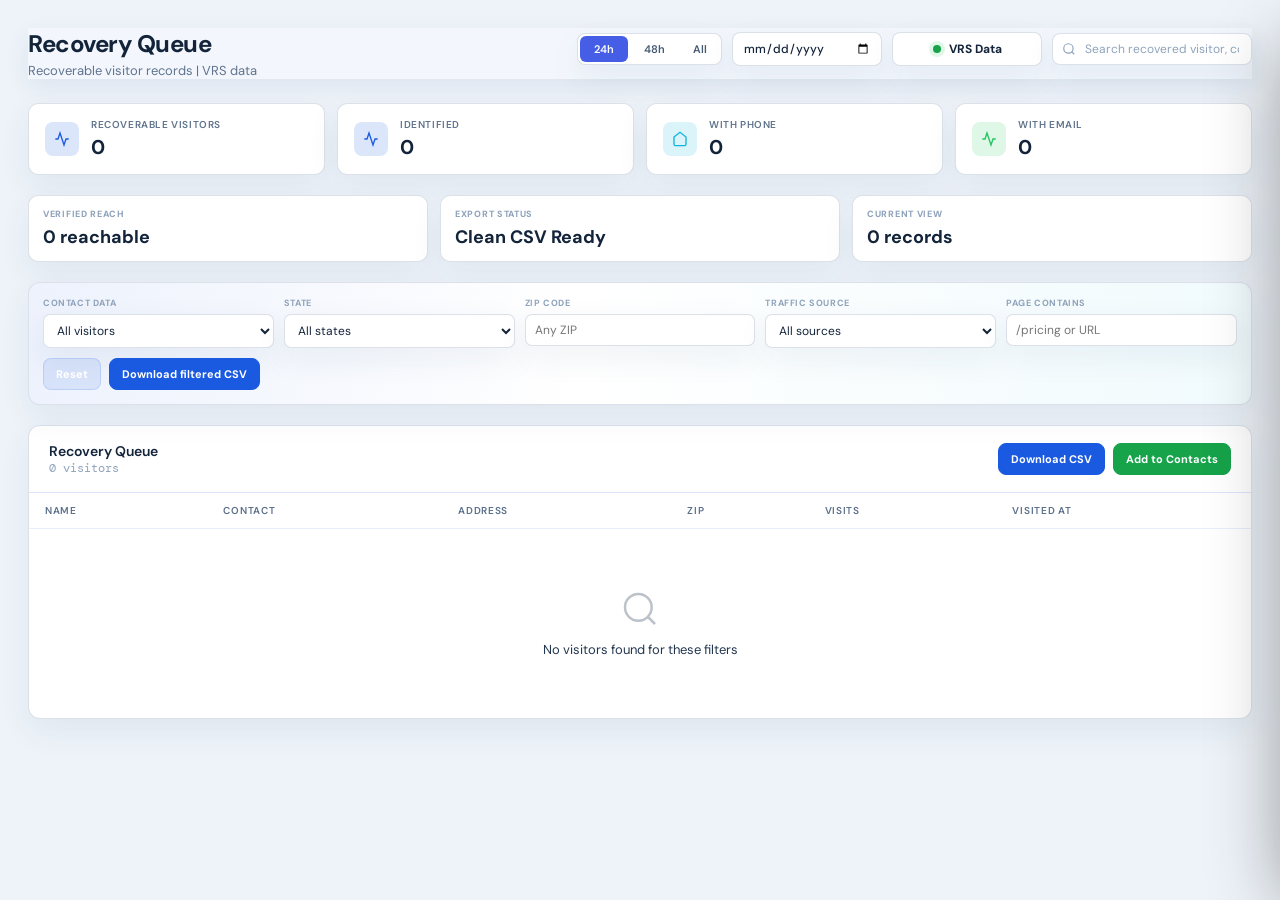
<file: intent.html>
﻿<!DOCTYPE html>
<html lang="en">
<head>
<script>document.documentElement.style.opacity = '1';</script>
<script>
// ── VELTRIQ THEME SYSTEM ──
// Runs before CSS loads to prevent flash
(function() {
  const t = localStorage.getItem('veltriq_theme') || 'dark';
  document.documentElement.setAttribute('data-theme', t);
})();
</script>
<meta charset="UTF-8">

<meta name="viewport" content="width=device-width, initial-scale=1.0">
<link rel="icon" type="image/png" href="assets/favicon.png">
<title>VELTRIQ VRS - Recovery Queue</title>
<link href="https://fonts.googleapis.com/css2?family=DM+Sans:wght@300;400;500;600;700&family=DM+Mono:wght@400;500&display=swap" rel="stylesheet">
<style>
  :root {
    --bg: #07111f;
    --sidebar-bg: #060e1a;
    --card-bg: #0c1828;
    --card-border: rgba(26,90,225,0.18);
    --text-primary: #e8edf3;
    --text-secondary: #6b8aad;
    --text-muted: #2d4a6a;
    --blue: #1a5ae1;
    --cyan: #11b4dc;
    --green: #22c55e;
    --red: #ef4444;
    --sidebar-width: 220px;
  }
  * { margin:0; padding:0; box-sizing:border-box; }
  body {
    background: radial-gradient(ellipse at 20% 0%, rgba(26,90,225,0.15) 0%, transparent 55%),
                radial-gradient(ellipse at 80% 10%, rgba(17,180,220,0.10) 0%, transparent 45%),
                #07111f;
    font-family: 'DM Sans', sans-serif;
    color: var(--text-primary);
    display: flex; min-height: 100vh; font-size: 13px;
  }
  
  /* Light theme overrides */
  [data-theme="light"] {
    --bg: #f0f4f8;
    --sidebar-bg: #e8edf5;
    --card-bg: #ffffff;
    --card-border: rgba(26,90,225,0.15);
    --text-primary: #0f1e33;
    --text-secondary: #4a6080;
    --text-muted: #8fa3bb;
    --blue: #1a5ae1;
    --cyan: #0e9dc4;
    --green: #16a34a;
    --red: #dc2626;
    --yellow: #d97706;
  }
  [data-theme="light"] body {
    background: radial-gradient(ellipse at 20% 0%, rgba(26,90,225,0.08) 0%, transparent 55%),
                radial-gradient(ellipse at 80% 10%, rgba(17,180,220,0.06) 0%, transparent 45%),
                #f0f4f8;
  }
  [data-theme="light"]
  .sidebar {
    width: var(--sidebar-width);
    background: linear-gradient(180deg, rgba(26,90,225,0.08) 0%, rgba(6,14,26,0.98) 30%);
    border-right: 1px solid rgba(26,90,225,0.22);
    display: flex;
    flex-direction: column;
    padding: 20px 0;
    position: fixed;
    top: 0;
    left: 0;
    bottom: 0;
    z-index: 100;
    overflow-y: auto;
  }
  [data-theme="light"]
  .nav-item {
    display: flex;
    align-items: center;
    gap: 12px;
    padding: 11px 14px;
    border-radius: 8px;
    color: var(--text-secondary);
    cursor: pointer;
    transition: all 0.15s;
    font-size: 14px;
    font-weight: 600;
    margin-bottom: 4px;
    text-decoration: none;
    border: none;
    background: transparent;
    font-family: inherit;
    width: 100%;
    text-align: left;
  }
  [data-theme="light"] table thead tr { border-bottom-color: rgba(26,90,225,0.1); }
  [data-theme="light"] table thead th { color: #8fa3bb; }
  [data-theme="light"] table tbody tr:hover { background: rgba(26,90,225,0.04); }
  [data-theme="light"] .field input, [data-theme="light"] .select-styled,
  [data-theme="light"] .date-input,
  [data-theme="light"] .search-input, [data-theme="light"] .toggle-group {
    background-color: #f5f8fc;
    border-color: rgba(26,90,225,0.18);
    color: #0f1e33;
  }
  [data-theme="light"] .toggle-btn { color: #4a6080; }
  [data-theme="light"] .zip-row:hover { background: rgba(26,90,225,0.04); }
  [data-theme="light"] .right-panel { background: rgba(240,244,248,0.8); border-left-color: rgba(26,90,225,0.12); }
  [data-theme="light"] .profile-row { background: #f5f8fc; border-color: rgba(26,90,225,0.1); }
  [data-theme="light"] .metro-item { background: #f5f8fc; border-color: rgba(26,90,225,0.1); }
  [data-theme="light"] .info-row { border-bottom-color: rgba(26,90,225,0.06); }
  [data-theme="light"] .overlay-pill { background: rgba(240,244,248,0.92); }
  [data-theme="light"] .map-legend { background: rgba(240,244,248,0.92); }
  [data-theme="light"] .leaflet-tile { filter: brightness(1.05) saturate(0.9); }
  [data-theme="light"] .pagination { border-top-color: rgba(26,90,225,0.1); }
  [data-theme="light"] .page-btn { border-color: rgba(26,90,225,0.15); color: #4a6080; background: #f5f8fc; }
  [data-theme="light"] .log-body { background: #fafcff; }
  [data-theme="light"]
  .sidebar-bottom {
    margin-top: auto;
    padding: 18px 14px 0;
    border-top: 1px solid var(--card-border);
  }

  /* ── SIDEBAR ── */
  .sidebar {
    width: var(--sidebar-width);
    background: linear-gradient(180deg, rgba(26,90,225,0.08) 0%, rgba(6,14,26,0.98) 30%);
    border-right: 1px solid rgba(26,90,225,0.22);
    display: flex; flex-direction: column;
    padding: 20px 0;
    position: fixed; top:0; left:0; bottom:0; z-index:10;
  }
  .logo {
    padding: 0 18px 24px;
    border-bottom: 1px solid var(--card-border);
    margin-bottom: 18px;
    text-align: center;
  }
  .nav-item:hover { background:rgba(26,90,225,0.1); color:var(--text-primary); }
  .nav-item.active { background:rgba(26,90,225,0.18); color:#5b9fff; }
  .nav-item svg { width: 18px; height: 18px; opacity: 0.86; flex-shrink: 0; }
  
  .sidebar-bottom { margin-top:auto; padding:18px 14px 0; border-top:1px solid var(--card-border); }

  /* ── THEME TOGGLE BUTTON ── */
  .theme-btn {
    width: 100%;
    display: flex;
    align-items: center;
    justify-content: space-between;
    padding: 10px 14px;
    border-radius: 8px;
    margin-top: 10px;
    background: rgba(26,90,225,0.08);
    border: 1px solid rgba(26,90,225,0.18);
    color: var(--text-secondary);
    font-family: inherit;
    font-size: 14px;
    font-weight: 600;
    cursor: pointer;
    transition: all 0.15s;
    text-align: left;
  }
  .theme-btn:hover { background: rgba(26,90,225,0.14); color: var(--text-primary); }

  .toggle-track {
    width: 32px; height: 18px; border-radius: 9px;
    background: rgba(26,90,225,0.3); position: relative;
    transition: background 0.25s; flex-shrink: 0;
  }
  .toggle-track.on { background: #1a5ae1; }
  .toggle-thumb {
    position: absolute; top: 2px; left: 2px;
    width: 14px; height: 14px; border-radius: 50%;
    background: #fff; transition: transform 0.25s;
    box-shadow: 0 1px 4px rgba(0,0,0,0.3);
  }
  .toggle-thumb.on { transform: translateX(14px); }

  /* ── MAIN ── */
  .main { margin-left:var(--sidebar-width); flex:1; padding:28px 28px 40px; overflow-y:auto; }

  /* ── TOPBAR ── */
  .topbar { display:flex; align-items:flex-start; justify-content:space-between; margin-bottom:24px; }
  .page-title { font-size:24px; font-weight:700; letter-spacing:-0.5px; }
  .page-sub { color:var(--text-secondary); font-size:13px; margin-top:3px; }
  .topbar-right { display:flex; align-items:center; gap:10px; margin-top:4px; flex-wrap:wrap; justify-content:flex-end; }

  /* Controls */
  .select-styled {
    background:var(--card-bg); border:1px solid var(--card-border); border-radius:8px;
    color:var(--text-primary); font-family:inherit; font-size:12px; font-weight:500;
    padding:7px 32px 7px 12px; appearance:none; -webkit-appearance:none; cursor:pointer;
    background-image:url("data:image/svg+xml,%3Csvg xmlns='http://www.w3.org/2000/svg' width='12' height='12' viewBox='0 0 24 24' fill='none' stroke='%236b8aad' stroke-width='2'%3E%3Cpath d='m6 9 6 6 6-6'/%3E%3C/svg%3E");
    background-repeat:no-repeat; background-position:right 10px center;
  }
  .date-input {
    background:var(--card-bg); border:1px solid var(--card-border); border-radius:8px;
    color:var(--text-primary); font-family:inherit; font-size:12px; font-weight:500;
    padding:7px 10px; min-width:150px; outline:none;
  }
  .date-input:focus { border-color:rgba(26,90,225,0.5); }
  .toggle-group { display:flex; background:var(--card-bg); border:1px solid var(--card-border); border-radius:8px; overflow:hidden; }
  .toggle-btn { padding:6px 14px; font-size:11px; font-weight:600; cursor:pointer; color:var(--text-secondary); border:none; background:transparent; font-family:inherit; transition:all 0.15s; }
  .toggle-btn.active { background:var(--blue); color:#fff; border-radius:6px; margin:2px; }

  /* Search */
  .data-source { display:inline-flex; align-items:center; gap:8px; background:var(--card-bg); border:1px solid var(--card-border); border-radius:8px; color:var(--text-primary); font-size:12px; font-weight:700; padding:8px 12px; min-width:150px; justify-content:center; }
  .data-dot { width:8px; height:8px; border-radius:50%; background:var(--green); box-shadow:0 0 0 4px rgba(34,197,94,0.14); animation:pulse 1.4s infinite; }
  .search-wrap { position:relative; }
  .search-wrap svg { position:absolute; left:10px; top:50%; transform:translateY(-50%); width:14px; height:14px; color:var(--text-muted); pointer-events:none; }
  .search-input {
    background:var(--card-bg); border:1px solid var(--card-border); border-radius:8px;
    color:var(--text-primary); font-family:inherit; font-size:12px;
    padding:7px 12px 7px 32px; outline:none; width:200px; transition:all 0.2s;
  }
  .search-input:focus { border-color:rgba(26,90,225,0.5); width:240px; }
  .search-input::placeholder { color:var(--text-muted); }
  .filter-panel {
    display:grid; grid-template-columns:repeat(5,minmax(130px,1fr)); gap:10px;
    background:var(--card-bg); border:1px solid var(--card-border);
    border-radius:12px; padding:14px; margin-bottom:20px;
  }
  .filter-field { display:flex; flex-direction:column; gap:5px; }
  .filter-field label { font-size:9px; color:var(--text-muted); text-transform:uppercase; letter-spacing:.6px; font-weight:700; }
  .filter-field input, .filter-field select {
    width:100%; background:rgba(6,14,26,.45); border:1px solid var(--card-border);
    border-radius:7px; color:var(--text-primary); font:inherit; font-size:12px; padding:7px 9px; outline:none;
  }
  .filter-actions { display:flex; align-items:flex-end; gap:8px; }
  .table-actions { display:flex; align-items:center; gap:8px; flex-wrap:wrap; justify-content:flex-end; }
  .ghl-btn { background:#16a34a !important; border-color:#16a34a !important; color:#fff !important; }
  .ghl-btn:hover { background:#15803d !important; border-color:#15803d !important; }
  .ghl-btn:disabled { cursor:wait; opacity:.65; transform:none !important; }
  .ghl-status { display:none; margin:0 0 12px; padding:10px 12px; border-radius:8px; font-size:12px; font-weight:600; }
  .ghl-status.show { display:block; }
  .ghl-status.working { color:#1d4ed8; background:#dbeafe; border:1px solid #bfdbfe; }
  .ghl-status.success { color:#166534; background:#dcfce7; border:1px solid #bbf7d0; }
  .ghl-status.error { color:#991b1b; background:#fee2e2; border:1px solid #fecaca; }
  .action-btn {
    border:1px solid var(--card-border); background:rgba(26,90,225,.1); color:var(--text-primary);
    border-radius:8px; padding:8px 12px; font:inherit; font-size:11px; font-weight:700; cursor:pointer;
  }
  .action-btn.primary { background:var(--blue); border-color:var(--blue); color:#fff; }
  @media (max-width:1100px) { .filter-panel { grid-template-columns:repeat(3,1fr); } }

  /* ── STATS ROW ── */
  .stats-row { display:grid; grid-template-columns:repeat(4,1fr); gap:12px; margin-bottom:20px; }
  .mini-stat {
    background:var(--card-bg); border:1px solid var(--card-border);
    border-radius:10px; padding:14px 16px;
    display:flex; align-items:center; gap:12px;
  }
  .mini-stat-icon { width:34px; height:34px; border-radius:8px; display:flex; align-items:center; justify-content:center; flex-shrink:0; }
  .mini-stat-icon svg { width:16px; height:16px; }
  .mini-stat-label { font-size:10px; font-weight:600; color:var(--text-muted); text-transform:uppercase; letter-spacing:0.6px; margin-bottom:3px; }
  .mini-stat-val { font-size:20px; font-weight:700; letter-spacing:-0.5px; }

  /* ── TABLE CARD ── */
  .table-card {
    background:var(--card-bg); border:1px solid var(--card-border);
    border-radius:12px; overflow:hidden;
  }
  .table-header {
    display:flex; align-items:center; justify-content:space-between;
    padding:16px 20px; border-bottom:1px solid var(--card-border);
  }
  .table-title { font-size:14px; font-weight:600; }
  .table-count { font-size:12px; color:var(--text-muted); font-family:'DM Mono',monospace; }

  /* Table */
  table { width:100%; border-collapse:collapse; }
  thead tr { border-bottom:1px solid var(--card-border); }
  thead th {
    padding:11px 16px; text-align:left;
    font-size:10px; font-weight:600; color:var(--text-muted);
    text-transform:uppercase; letter-spacing:0.7px;
    white-space:nowrap;
  }
  tbody tr {
    border-bottom:1px solid rgba(26,90,225,0.06);
    transition:background 0.15s; cursor:pointer;
  }
  tbody tr:last-child { border-bottom:none; }
  tbody tr:hover { background:rgba(26,90,225,0.05); }
  tbody td { padding:13px 16px; font-size:13px; vertical-align:middle; }


  .contact-item { display:flex; align-items:center; gap:6px; margin-bottom:3px; font-size:12px; color:var(--text-secondary); }
  .contact-item:last-child { margin-bottom:0; }
  .contact-item svg { width:12px; height:12px; color:var(--text-muted); flex-shrink:0; }
  .contact-item a { color:var(--text-secondary); text-decoration:none; }
  .contact-item a:hover { color:var(--blue); }
  .person-cell { min-width:150px; max-width:220px; }
  .person-name { font-size:13px; font-weight:700; color:var(--text-primary); }
  .person-name.muted { color:var(--text-muted); font-weight:600; }
  .contact-stack { display:flex; flex-direction:column; gap:3px; min-width:190px; max-width:260px; }
  .contact-empty { font-size:12px; color:var(--text-muted); }

  .type-badge {
    display:inline-flex; align-items:center; gap:4px;
    padding:3px 9px; border-radius:6px;
    font-size:10px; font-weight:700; letter-spacing:0.4px;
  }
  .type-repair { background:rgba(26,90,225,0.15); color:var(--blue); }
  .type-replace { background:rgba(17,180,220,0.15); color:var(--cyan); }

  .score-bar-wrap { display:flex; align-items:center; gap:8px; }
  .score-bar-track { flex:1; height:4px; background:rgba(255,255,255,0.06); border-radius:2px; overflow:hidden; max-width:80px; }
  .score-bar-fill { height:100%; border-radius:2px; }
  .score-num { font-size:12px; font-weight:700; font-family:'DM Mono',monospace; min-width:28px; }

  .zip-chip {
    background:rgba(26,90,225,0.1); border:1px solid rgba(26,90,225,0.2);
    border-radius:5px; padding:2px 7px;
    font-size:11px; font-family:'DM Mono',monospace; font-weight:600;
    color:var(--blue);
  }

  /* Empty / loading */
  .table-empty {
    padding:60px 20px; text-align:center;
    color:var(--text-muted); font-size:13px;
  }
  .table-empty svg { width:40px; height:40px; margin:0 auto 12px; opacity:0.3; display:block; }

  /* Pagination */
  .pagination {
    display:flex; align-items:center; justify-content:space-between;
    padding:14px 20px; border-top:1px solid var(--card-border);
    font-size:12px; color:var(--text-muted);
  }
  .page-btns { display:flex; gap:4px; }
  .page-btn {
    width:30px; height:30px; border-radius:6px;
    border:1px solid var(--card-border); background:transparent;
    color:var(--text-secondary); font-family:inherit; font-size:12px;
    cursor:pointer; display:flex; align-items:center; justify-content:center;
    transition:all 0.15s;
  }
  .page-btn:hover { background:rgba(26,90,225,0.1); border-color:rgba(26,90,225,0.3); color:var(--text-primary); }
  .page-btn.active { background:var(--blue); border-color:var(--blue); color:#fff; }
  .page-btn:disabled { opacity:0.3; cursor:not-allowed; }

  @keyframes fadeUp { from{opacity:0;transform:translateY(6px)} to{opacity:1;transform:translateY(0)} }
  .row-anim { animation:fadeUp 0.25s ease both; }

  @keyframes spin { to{transform:rotate(360deg)} }
  .spinner {
    width:20px; height:20px; border:2px solid rgba(26,90,225,0.2);
    border-top-color:var(--blue); border-radius:50%;
    animation:spin 0.7s linear infinite; margin:0 auto;
  }

  .mini-stat, .filter-panel, .table-card { box-shadow: 0 14px 40px rgba(0,0,0,0.16); }
  .mini-stat, .action-btn, .toggle-btn, .page-btn, .data-source { transition: transform .18s ease, border-color .18s ease, box-shadow .18s ease; }
  .mini-stat:hover, .action-btn:hover, .data-source:hover { transform: translateY(-2px); border-color: rgba(91,159,255,0.42); box-shadow: 0 16px 38px rgba(0,0,0,0.2); }
  .filter-panel { position: relative; overflow: hidden; }
  .filter-panel:before { content:""; position:absolute; inset:0; pointer-events:none; background: linear-gradient(90deg, rgba(26,90,225,0.08), transparent 45%, rgba(17,180,220,0.06)); }
  .filter-field, .filter-actions { position:relative; }
  tbody tr { transform: translateZ(0); }
  tbody tr:hover { background: linear-gradient(90deg, rgba(26,90,225,0.09), rgba(17,180,220,0.035)); box-shadow: inset 3px 0 0 #5b9fff; }
  .insight-strip { display:grid; grid-template-columns: repeat(3, minmax(180px,1fr)); gap:12px; margin-bottom:20px; }
  .insight-pill { border:1px solid rgba(91,159,255,0.18); border-radius:10px; padding:12px 14px; background:linear-gradient(135deg, rgba(26,90,225,0.11), rgba(17,180,220,0.045)); }
  .insight-pill span { display:block; color:var(--text-muted); font-size:9px; text-transform:uppercase; letter-spacing:.7px; font-weight:800; }
  .insight-pill strong { display:block; margin-top:5px; font-size:18px; }
  .detail-drawer { position: fixed; right: 22px; top: 22px; bottom: 22px; width: min(390px, calc(100vw - 44px)); z-index: 50; border:1px solid rgba(91,159,255,0.24); border-radius:12px; background: rgba(6,14,26,0.94); backdrop-filter: blur(16px); box-shadow: 0 24px 80px rgba(0,0,0,0.45); transform: translateX(calc(100% + 32px)); transition: transform .24s ease; padding:18px; overflow:auto; }
  .detail-drawer.open { transform: translateX(0); }
  .drawer-close { float:right; border:1px solid var(--card-border); background:rgba(26,90,225,.12); color:var(--text-primary); width:30px; height:30px; border-radius:8px; cursor:pointer; }
  .drawer-eyebrow { font-size:10px; color:#8fb6ff; text-transform:uppercase; letter-spacing:.8px; font-weight:800; }
  .drawer-name { font-size:22px; font-weight:800; margin-top:8px; letter-spacing:-.4px; }
  .drawer-grid { display:grid; gap:10px; margin-top:16px; }
  .drawer-row { border:1px solid rgba(91,159,255,.14); border-radius:9px; padding:10px 12px; background:rgba(255,255,255,.025); }
  .drawer-row span { display:block; font-size:9px; color:var(--text-muted); text-transform:uppercase; letter-spacing:.7px; font-weight:800; margin-bottom:4px; }
  .drawer-row strong, .drawer-row a { color:var(--text-primary); font-size:13px; word-break:break-word; }
  @media (max-width: 900px) { .insight-strip { grid-template-columns:1fr; } }

  @keyframes pulse { 0%,100%{opacity:1;box-shadow:0 0 0 4px rgba(34,197,94,0.14)} 50%{opacity:.72;box-shadow:0 0 0 7px rgba(34,197,94,0.05)} }
</style>

<style id="vrs-sidebar-reset">
  :root { --sidebar-width: 220px !important; }
  body { margin: 0 !important; }
  .sidebar {
    width: var(--sidebar-width) !important;
    min-width: var(--sidebar-width) !important;
    max-width: var(--sidebar-width) !important;
    position: fixed !important;
    inset: 0 auto 0 0 !important;
    z-index: 1000 !important;
    display: flex !important;
    flex-direction: column !important;
    padding: 20px 0 !important;
    overflow-y: auto !important;
    background: linear-gradient(180deg, rgba(26,90,225,0.08) 0%, rgba(6,14,26,0.98) 30%) !important;
    border-right: 1px solid rgba(26,90,225,0.22) !important;
  }
  .main {
    margin-left: var(--sidebar-width) !important;
  }
  .sidebar .logo {
    display: block !important;
    padding: 0 18px 24px !important;
    margin: 0 0 18px !important;
    border-bottom: 1px solid var(--card-border, rgba(26,90,225,0.18)) !important;
    text-align: center !important;
  }
  .sidebar .logo div:first-child {
    display: block !important;
    font-size: 22px !important;
    line-height: 1.05 !important;
    font-weight: 800 !important;
    letter-spacing: -0.5px !important;
    color: #5b9fff !important;
  }
  .sidebar .logo div:last-child {
    display: block !important;
    font-size: 10px !important;
    line-height: 1.45 !important;
    color: var(--text-muted, #2d4a6a) !important;
    letter-spacing: 2px !important;
    text-transform: uppercase !important;
    margin-top: 3px !important;
  }
  .sidebar .nav-section {
    display: block !important;
    padding: 0 14px !important;
    margin: 0 0 24px !important;
  }
  .sidebar .nav-label {
    display: block !important;
    font-size: 10px !important;
    line-height: 1.2 !important;
    color: var(--text-muted, #2d4a6a) !important;
    text-transform: uppercase !important;
    letter-spacing: 1px !important;
    padding: 0 10px 10px !important;
    font-weight: 700 !important;
  }
  .sidebar .nav-item,
  .sidebar button.nav-item,
  .sidebar a.nav-item {
    appearance: none !important;
    -webkit-appearance: none !important;
    display: flex !important;
    align-items: center !important;
    gap: 12px !important;
    width: 100% !important;
    min-height: 42px !important;
    padding: 11px 14px !important;
    margin: 0 0 4px !important;
    border: 0 !important;
    border-radius: 8px !important;
    background: transparent !important;
    color: var(--text-secondary, #6b8aad) !important;
    font-family: 'DM Sans', sans-serif !important;
    font-size: 14px !important;
    line-height: 1.2 !important;
    font-weight: 600 !important;
    text-align: left !important;
    text-decoration: none !important;
    cursor: pointer !important;
    white-space: nowrap !important;
    box-shadow: none !important;
  }
  .sidebar .nav-item:hover {
    background: rgba(26,90,225,0.10) !important;
    color: var(--text-primary, #e8edf3) !important;
  }
  .sidebar .nav-item.active {
    background: rgba(26,90,225,0.18) !important;
    color: #5b9fff !important;
  }
  .sidebar .nav-item svg {
    width: 18px !important;
    height: 18px !important;
    min-width: 18px !important;
    opacity: 0.86 !important;
    flex: 0 0 18px !important;
  }
  .sidebar .sidebar-bottom {
    margin-top: auto !important;
    padding: 18px 14px 0 !important;
    border-top: 1px solid var(--card-border, rgba(26,90,225,0.18)) !important;
  }
  .sidebar .theme-btn {
    appearance: none !important;
    -webkit-appearance: none !important;
    width: 100% !important;
    display: flex !important;
    align-items: center !important;
    justify-content: space-between !important;
    padding: 10px 14px !important;
    margin-top: 10px !important;
    border-radius: 8px !important;
    background: rgba(26,90,225,0.08) !important;
    border: 1px solid rgba(26,90,225,0.18) !important;
    color: var(--text-secondary, #6b8aad) !important;
    font-family: 'DM Sans', sans-serif !important;
    font-size: 14px !important;
    font-weight: 600 !important;
    text-align: left !important;
    box-shadow: none !important;
  }
  .sidebar .toggle-track {
    width: 32px !important;
    height: 18px !important;
    border-radius: 9px !important;
    background: rgba(26,90,225,0.3) !important;
    position: relative !important;
    flex: 0 0 32px !important;
  }
  .sidebar .toggle-thumb {
    position: absolute !important;
    top: 2px !important;
    left: 2px !important;
    width: 14px !important;
    height: 14px !important;
    border-radius: 50% !important;
    background: #fff !important;
  }
</style>
  <link rel="stylesheet" href="vrs-light-readability.css">
</head>
<script src="vrs-embed.js"></script>
<link rel="stylesheet" href="vrs-embed.css">
<body>

<aside class="sidebar">
  <div class="logo">
    <div style="font-size:22px;font-weight:800;letter-spacing:-0.5px;color:#5b9fff;">VELTRIQ</div>
    <div style="font-size:10px;color:var(--text-muted);letter-spacing:2px;text-transform:uppercase;margin-top:3px;line-height:1.45;">Visitor Recovery System</div>
  </div>
  <div class="nav-section">
    <div class="nav-label">Main</div>
    <button class="nav-item" onclick="location.href='dashboard.html'">
      <svg viewBox="0 0 24 24" fill="none" stroke="currentColor" stroke-width="2"><rect x="3" y="3" width="7" height="7" rx="1"/><rect x="14" y="3" width="7" height="7" rx="1"/><rect x="3" y="14" width="7" height="7" rx="1"/><rect x="14" y="14" width="7" height="7" rx="1"/></svg>
      VRS Overview
    </button>
    <button class="nav-item active" onclick="location.href='intent.html'">
      <svg viewBox="0 0 24 24" fill="none" stroke="currentColor" stroke-width="2"><path d="M9 5H7a2 2 0 0 0-2 2v12a2 2 0 0 0 2 2h10a2 2 0 0 0 2-2V7a2 2 0 0 0-2-2h-2"/><rect x="9" y="3" width="6" height="4" rx="1"/><path d="M9 12h6M9 16h4"/></svg>
      Recovery Queue
    </button>
    <button class="nav-item" onclick="location.href='heatmap.html'">
      <svg viewBox="0 0 24 24" fill="none" stroke="currentColor" stroke-width="2"><path d="M3 3v18h18"/><path d="m19 9-5 5-4-4-3 3"/></svg>
      Recovery Map
    </button>
  </div>
  <div class="nav-section">
  <div class="nav-label">Account</div>
    <button class="nav-item" onclick="window.location.href='chat.html'">
      <svg viewBox="0 0 24 24" fill="none" stroke="currentColor" stroke-width="2"><path d="M21 15a2 2 0 0 1-2 2H7l-4 4V5a2 2 0 0 1 2-2h14a2 2 0 0 1 2 2z"/></svg>
      Support
    </button><button class="nav-item" onclick="window.location.href='profile.html'">
    <svg viewBox="0 0 24 24" fill="none" stroke="currentColor" stroke-width="2"><path d="M20 21v-2a4 4 0 0 0-4-4H8a4 4 0 0 0-4 4v2"/><circle cx="12" cy="7" r="4"/></svg>
    Profile
  </button>
</div>
  <div class="sidebar-bottom">
    <button class="nav-item" onclick="handleSignOut()">
      <svg viewBox="0 0 24 24" fill="none" stroke="currentColor" stroke-width="2">
        <path d="M9 21H5a2 2 0 0 1-2-2V5a2 2 0 0 1 2-2h4"/>
        <polyline points="16 17 21 12 16 7"/>
        <line x1="21" y1="12" x2="9" y2="12"/>
      </svg>
      Sign Out
    </button>

    <button class="theme-btn" id="themeBtn" onclick="toggleTheme()">
      <span style="display:flex;align-items:center;gap:8px;">
        <svg id="themeIcon" viewBox="0 0 24 24" width="15" height="15" fill="none" stroke="currentColor" stroke-width="2">
          <path d="M21 12.79A9 9 0 1 1 11.21 3 7 7 0 0 0 21 12.79z"/>
        </svg>
        <span id="themeLabel">Dark Mode</span>
      </span>
      <div class="toggle-track" id="toggleTrack">
        <div class="toggle-thumb" id="toggleThumb"></div>
      </div>
    </button>
  </div>
</aside>

<main class="main">
  <div class="topbar">
    <div>
      <div class="page-title">Recovery Queue</div>
      <div class="page-sub" id="pageSubtitle">Recoverable visitor records</div>
    </div>
    <div class="topbar-right">
      <div class="toggle-group">
        <button class="toggle-btn active" id="btn24h" onclick="setTime('24h', this)">24h</button>
       <button class="toggle-btn" id="btn48h" onclick="setTime('48h', this)">48h</button>
        <button class="toggle-btn" id="btnAll" onclick="setTime('all', this)">All</button>
      </div>
      <input type="date" class="date-input" id="dateFilter" title="Show a specific date" onchange="setDateFilter(this.value)">
      <div class="data-source" title="Queue data is populated by the cleaned VRS visitor CSV">
        <span class="data-dot"></span><span id="visitorsourceLabel">VRS Data</span>
      </div>
      <div class="search-wrap">
        <svg viewBox="0 0 24 24" fill="none" stroke="currentColor" stroke-width="2"><circle cx="11" cy="11" r="8"/><path d="m21 21-4.35-4.35"/></svg>
        <input type="text" class="search-input" id="searchInput" placeholder="Search recovered visitor, contact, address or ZIP..." onkeyup="handleSearch()">
      </div>
    </div>
  </div>

  <div class="stats-row">
    <div class="mini-stat">
      <div class="mini-stat-icon" style="background:rgba(26,90,225,0.15);">
        <svg viewBox="0 0 24 24" fill="none" stroke="#1a5ae1" stroke-width="2"><path d="M22 12h-4l-3 9L9 3l-3 9H2"/></svg>
      </div>
      <div><div class="mini-stat-label">Recoverable Visitors</div><div class="mini-stat-val" id="statTotal">-</div></div>
    </div>
    <div class="mini-stat">
      <div class="mini-stat-icon" style="background:rgba(26,90,225,0.15);">
        <svg viewBox="0 0 24 24" fill="none" stroke="#1a5ae1" stroke-width="2"><path d="M22 12h-4l-3 9L9 3l-3 9H2"/></svg>
      </div>
      <div><div class="mini-stat-label">Identified</div><div class="mini-stat-val" style="color:#1a5ae1" id="statIdentified">-</div></div>
    </div>
    <div class="mini-stat">
      <div class="mini-stat-icon" style="background:rgba(17,180,220,0.15);">
        <svg viewBox="0 0 24 24" fill="none" stroke="#11b4dc" stroke-width="2"><path d="M3 9l9-7 9 7v11a2 2 0 0 1-2 2H5a2 2 0 0 1-2-2z"/></svg>
      </div>
      <div><div class="mini-stat-label">With Phone</div><div class="mini-stat-val" style="color:#11b4dc" id="statPhone">-</div></div>
    </div>
    <div class="mini-stat">
      <div class="mini-stat-icon" style="background:rgba(34,197,94,0.15);">
        <svg viewBox="0 0 24 24" fill="none" stroke="#22c55e" stroke-width="2"><polyline points="22 12 18 12 15 21 9 3 6 12 2 12"/></svg>
      </div>
      <div><div class="mini-stat-label">With Email</div><div class="mini-stat-val" style="color:#22c55e" id="statEmail">-</div></div>
    </div>
  </div>

  <div class="insight-strip">
    <div class="insight-pill"><span>Verified Reach</span><strong id="insightReach">-</strong></div>
    <div class="insight-pill"><span>Export Status</span><strong>Clean CSV Ready</strong></div>
    <div class="insight-pill"><span>Current View</span><strong id="insightView">-</strong></div>
  </div>

  <div class="filter-panel">
    <div class="filter-field"><label>Contact data</label><select id="contactFilter" onchange="applyFilters()"><option value="all">All visitors</option><option value="identified">Any identity</option><option value="both">Phone + email</option><option value="phone">Phone available</option><option value="email">Email available</option><option value="anonymous">No identity</option></select></div>
    <div class="filter-field"><label>State</label><select id="stateFilter" onchange="applyFilters()"><option value="">All states</option></select></div>
    <div class="filter-field"><label>ZIP code</label><input id="zipFilter" placeholder="Any ZIP" oninput="handleFilterInput()"></div>
    <div class="filter-field"><label>Traffic source</label><select id="sourceFilter" onchange="applyFilters()"><option value="">All sources</option></select></div>
    <div class="filter-field"><label>Page contains</label><input id="pageFilter" placeholder="/pricing or URL" oninput="handleFilterInput()"></div>
    <div class="filter-actions">
      <button class="action-btn" onclick="resetFilters()">Reset</button>
      <button class="action-btn primary" onclick="exportVisitors()">Download filtered CSV</button>
    </div>
  </div>

  <div class="table-card">
    <div class="table-header">
      <div>
        <div class="table-title">Recovery Queue</div>
        <div class="table-count" id="tableCount">0 visitors</div>
      </div>
      <div class="table-actions">
        <button class="action-btn primary" onclick="exportVisitors()">Download CSV</button>
        <button class="action-btn ghl-btn" id="ghlSyncBtn" onclick="sendFilteredToGhl()">Add to Contacts</button>
      </div>
    </div>
    <div class="ghl-status" id="ghlSyncStatus" role="status" aria-live="polite"></div>
   <table id="dataTable">
      <thead>
        <tr>
          <th>Name</th>
          <th>Contact</th>
          <th>Address</th>
          <th>Zip</th>
          <th>Visits</th>
          <th>Visited At</th>
        </tr>
      </thead>
      <tbody id="tableBody">
        <tr><td colspan="6" class="table-empty"><div class="spinner"></div><br/>Fetching visitors...</td></tr>
      </tbody>
    </table>
    <div class="pagination" id="pagination" style="display:none;">
      <div id="pageInfo">Showing 0-0 of 0</div>
      <div class="page-btns" id="pageBtns"></div>
    </div>
  </div>
</main>

<div class="detail-drawer" id="visitorDrawer" aria-live="polite">
  <button class="drawer-close" onclick="closeVisitorDrawer()">&times;</button>
  <div class="drawer-eyebrow">Visitor Recovery Profile</div>
  <div class="drawer-name" id="drawerName">Visitor</div>
  <div class="drawer-grid" id="drawerRows"></div>
</div>

<script src="data/vrs-visitors.js"></script>
<script src="vrs-data.js"></script>
<script>
// ── 80-100 WEALTH-BASED INTENT SCORING ENGINE ──
function hasContactValue(value) {
    const cleaned = String(value ?? "").trim().toLowerCase();
    return cleaned !== "" && cleaned !== "null" && cleaned !== "undefined" && cleaned !== "nan";
}

function rangeHighValue(value) {
    const text = String(value ?? "").toLowerCase();
    if (!hasContactValue(text)) return 0;

    if (text.includes("million") || text.includes("mm")) {
        const nums = text.match(/\d+(?:\.\d+)?/g) || [];
        return nums.length ? Math.max(...nums.map(Number)) * 1000000 : 1000000;
    }

    const nums = text.match(/\d[\d,]*/g) || [];
    return nums.length ? Math.max(...nums.map(n => Number(n.replace(/,/g, "")))) : 0;
}

function incomePoints(value) {
    const high = rangeHighValue(value);
    if (high >= 200000) return 7;
    if (high >= 150000) return 6;
    if (high >= 100000) return 5;
    if (high >= 75000) return 4;
    if (high >= 45000) return 3;
    if (high > 0) return 1;
    return 0;
}

function netWorthPoints(value) {
    const high = rangeHighValue(value);
    if (high >= 1000000) return 7;
    if (high >= 500000) return 5;
    if (high >= 250000) return 4;
    if (high >= 100000) return 3;
    if (high > 0) return 1;
    return 0;
}

function escapeHtml(value) {
  return String(value ?? '')
    .replace(/&/g, '&amp;')
    .replace(/</g, '&lt;')
    .replace(/>/g, '&gt;')
    .replace(/"/g, '&quot;')
    .replace(/'/g, '&#39;');
}

function calculateIntentScore(row) {
    const income = row.INCOME_RANGE || row.INCOME || row.ESTIMATED_HOUSEHOLD_INCOME;
    const netWorth = row.NET_WORTH || row.ESTIMATED_NET_WORTH;
    const phone = row.SKIPTRACE_WIRELESS_NUMBERS || row.phone;
    const email = row.PERSONAL_VERIFIED_EMAIL || row.PERSONAL_VERIFIED_EMAILS || row.email;

    const score =
        75 +
        incomePoints(income) +
        netWorthPoints(netWorth) +
        (hasContactValue(phone) ? 8 : 0) +
        (hasContactValue(email) ? 2 : 0);

    return Math.max(75, Math.min(score, 99));
}


// ════════════════════════════════════════
// THEME - reads/writes data-theme on <html>
// ════════════════════════════════════════
function applyTheme(theme) {
  document.documentElement.setAttribute('data-theme', theme);
  localStorage.setItem('veltriq_theme', theme);

  const isDark = theme === 'dark';
  const track  = document.getElementById('toggleTrack');
  const thumb  = document.getElementById('toggleThumb');
  const icon   = document.getElementById('themeIcon');
  const label  = document.getElementById('themeLabel');

  if (track && thumb && icon && label) {
    if (isDark) {
      track.classList.remove('on');
      thumb.classList.remove('on');
      icon.innerHTML = '<path d="M21 12.79A9 9 0 1 1 11.21 3 7 7 0 0 0 21 12.79z"/>';
      label.textContent = 'Dark Mode';
    } else {
      track.classList.add('on');
      thumb.classList.add('on');
      icon.innerHTML = `
        <circle cx="12" cy="12" r="5"/>
        <line x1="12" y1="1" x2="12" y2="3"/>
        <line x1="12" y1="21" x2="12" y2="23"/>
        <line x1="4.22" y1="4.22" x2="5.64" y2="5.64"/>
        <line x1="18.36" y1="18.36" x2="19.78" y2="19.78"/>
        <line x1="1" y1="12" x2="3" y2="12"/>
        <line x1="21" y1="12" x2="23" y2="12"/>
        <line x1="4.22" y1="19.78" x2="5.64" y2="18.36"/>
        <line x1="18.36" y1="5.64" x2="19.78" y2="4.22"/>`;
      label.textContent = 'Light Mode';
    }
  }
}

function toggleTheme() {
  const current = document.documentElement.getAttribute('data-theme') || 'dark';
  applyTheme(current === 'dark' ? 'light' : 'dark');
}

// Init theme toggle UI on load
window.addEventListener('DOMContentLoaded', () => {
  applyTheme(document.documentElement.getAttribute('data-theme') || 'dark');
});

// ── SIGN OUT ──
function handleSignOut() {
  window.location.href = 'index.html';
}

// ── STATE ──
let currentMetro = 'all_visitors';
let currentTime  = '24h';
let currentDate  = '';
let currentSearch = '';
let currentPage  = 1;
const rowsPerPage = 12;
let allVisitors  = [];
let filteredData = [];

// VRS data powers this queue now. Webhook events can feed the same shape later.
async function loadData() {
  document.getElementById('pageSubtitle').textContent = 'Recoverable visitor records | VRS data';
  const tbody = document.getElementById('tableBody');
  if(tbody) tbody.innerHTML = '<tr><td colspan="6" class="table-empty"><div class="spinner"></div><br/>Loading VRS visitors...</td></tr>';
  allVisitors = await VRS.loadVisitors(null, currentMetro);
  populateFilterOptions();
  applyFilters();
}
function setTime(period, btn) {
  // UPDATED: Changed #btn72h to #btn48h
  document.querySelectorAll('#btn24h,#btn48h,#btnAll').forEach(b => b.classList.remove('active'));
  btn.classList.add('active');
  currentTime = period;
  currentDate = '';
  const dateInput = document.getElementById('dateFilter');
  if (dateInput) dateInput.value = '';
  currentPage = 1;
  applyFilters();
}

function setDateFilter(value) {
  currentDate = value || '';
  if (!currentDate) {
    const firstBtn = document.getElementById('btn24h');
    if (firstBtn) setTime('24h', firstBtn);
    return;
  }
  currentTime = 'date';
  document.querySelectorAll('#btn24h,#btn48h,#btnAll').forEach(b => b.classList.remove('active'));
  currentPage = 1;
  applyFilters();
}

function easternDateKey(value) {
  const date = new Date(value);
  if (Number.isNaN(date.getTime())) return '';
  const parts = new Intl.DateTimeFormat('en-US', {
    timeZone: 'America/New_York',
    year: 'numeric',
    month: '2-digit',
    day: '2-digit'
  }).formatToParts(date);
  const map = Object.fromEntries(parts.map(p => [p.type, p.value]));
  return `${map.year}-${map.month}-${map.day}`;
}

let searchTimer;
function handleSearch() {
  clearTimeout(searchTimer);
  searchTimer = setTimeout(() => {
    currentSearch = document.getElementById('searchInput').value.toLowerCase().trim();
    currentPage = 1;
    applyFilters();
  }, 300);
}

function handleFilterInput() {
  clearTimeout(searchTimer);
  searchTimer = setTimeout(() => { currentPage = 1; applyFilters(); }, 200);
}

function populateFilterOptions() {
  const fill = (id, values, label) => {
    const el = document.getElementById(id);
    const current = el.value;
    el.innerHTML = `<option value="">All ${label}</option>` + values
      .filter(Boolean).sort().map(value => `<option value="${escapeHtml(value)}">${escapeHtml(value)}</option>`).join('');
    el.value = current;
  };
  fill('stateFilter', [...new Set(allVisitors.map(r => r.state))], 'states');
  fill('sourceFilter', [...new Set(allVisitors.map(r => r.source))], 'sources');
}

function applyFilters() {
  let data = [...allVisitors];

  // 1. Time Filter (Strict UTC Math)
  if (currentDate) {
    data = data.filter(r => easternDateKey(r.ingested_at) === currentDate);
  } else if (currentTime !== 'all') {
    const hours = currentTime === '24h' ? 24 : 48;
    const now = new Date().getTime(); // Current local time in milliseconds
    const cutoff = now - (hours * 3600000); // Subtract 24 or 48 hours

    data = data.filter(r => {
      // Parse the 'time_stamp' into milliseconds to compare
      const leadTime = new Date(r.ingested_at).getTime();
      return leadTime >= cutoff;
    });
  }

  const contact = document.getElementById('contactFilter').value;
  const state = document.getElementById('stateFilter').value;
  const zip = document.getElementById('zipFilter').value.trim().toLowerCase();
  const source = document.getElementById('sourceFilter').value;
  const page = document.getElementById('pageFilter').value.trim().toLowerCase();
  if (contact === 'identified') data = data.filter(r => r.identified);
  if (contact === 'both') data = data.filter(r => r.has_phone && r.has_email);
  if (contact === 'phone') data = data.filter(r => r.has_phone);
  if (contact === 'email') data = data.filter(r => r.has_email);
  if (contact === 'anonymous') data = data.filter(r => !r.identified);
  if (state) data = data.filter(r => r.state === state);
  if (zip) data = data.filter(r => String(r.zip).toLowerCase().includes(zip));
  if (source) data = data.filter(r => r.source === source);
  if (page) data = data.filter(r => `${r.page_url} ${r.page_title}`.toLowerCase().includes(page));

  if (currentSearch) {
    data = data.filter(r => {
      const address = (r.address || '').toLowerCase();
      const zip = (r.zip || '').toLowerCase();
      const name = `${r.full_name || ''} ${r.first_name || ''} ${r.last_name || ''}`.toLowerCase();
      const email = (r.email || '').toLowerCase();
      const phone = (r.phone || '').toLowerCase();
      return address.includes(currentSearch) ||
        zip.includes(currentSearch) ||
        name.includes(currentSearch) ||
        email.includes(currentSearch) ||
        phone.includes(currentSearch);
    });
  }

  // Sort by newest first
  data.sort((a, b) => new Date(b.visited_at) - new Date(a.visited_at));
  
  filteredData = data;
  
  updateStats();
  renderTable();
}

function updateStats() {
  const total = filteredData.length;
  document.getElementById('statTotal').textContent = total.toLocaleString();
  document.getElementById('statIdentified').textContent = filteredData.filter(r => r.identified).length.toLocaleString();
  document.getElementById('statPhone').textContent = filteredData.filter(r => r.has_phone).length.toLocaleString();
  document.getElementById('statEmail').textContent = filteredData.filter(r => r.has_email).length.toLocaleString();
  document.getElementById('tableCount').textContent = total + (total === 1 ? ' visitor' : ' visitors');
  const insightReach = document.getElementById('insightReach');
  const insightView = document.getElementById('insightView');
  if (insightReach) insightReach.textContent = filteredData.filter(r => r.has_phone || r.has_email).length.toLocaleString() + ' reachable';
  if (insightView) insightView.textContent = total.toLocaleString() + ' records';
}

function resetFilters() {
  ['contactFilter','stateFilter','sourceFilter'].forEach(id => document.getElementById(id).selectedIndex = 0);
  ['zipFilter','pageFilter','searchInput'].forEach(id => document.getElementById(id).value = '');
  currentSearch = '';
  currentPage = 1;
  applyFilters();
}

function exportVisitors() {
  VRS.downloadCsv(filteredData, `veltriq-vrs-visitors-${new Date().toISOString().slice(0,10)}.csv`);
}

function setGhlSyncStatus(type, message) {
  const status = document.getElementById('ghlSyncStatus');
  status.className = `ghl-status show ${type}`;
  status.textContent = message;
}

async function sendFilteredToGhl() {
  const button = document.getElementById('ghlSyncBtn');
  const eligible = filteredData.filter(row => String(row.email || '').trim() || String(row.phone || '').trim());
  const skippedLocally = filteredData.length - eligible.length;
  if (!eligible.length) {
    setGhlSyncStatus('error', 'No filtered visitors have an email address or phone number to sync.');
    return;
  }

  button.disabled = true;
  button.textContent = 'Sending...';
  setGhlSyncStatus('working', `Adding ${eligible.length.toLocaleString()} contact${eligible.length === 1 ? '' : 's'}...`);

  try {
    const totals = { synced: 0, created: 0, updated: 0, skipped: skippedLocally, failed: 0, errors: [] };
    for (let index = 0; index < eligible.length; index += 50) {
      const response = await fetch('/api/ghl-contacts', {
        method: 'POST',
        headers: { 'Content-Type': 'application/json', Accept: 'application/json' },
        body: JSON.stringify({ contacts: eligible.slice(index, index + 50) })
      });
      const result = await response.json().catch(() => ({}));
      if (!response.ok && response.status !== 207) throw new Error(result.error || `Sync failed (${response.status})`);
      totals.synced += Number(result.synced || 0);
      totals.created += Number(result.created || 0);
      totals.updated += Number(result.updated || 0);
      totals.skipped += Number(result.skipped || 0);
      totals.failed += Number(result.failed || 0);
      if (Array.isArray(result.errors)) totals.errors.push(...result.errors);
      setGhlSyncStatus('working', `Added ${Math.min(index + 50, eligible.length).toLocaleString()} of ${eligible.length.toLocaleString()} contacts...`);
    }

    const summary = `${totals.synced.toLocaleString()} synced (${totals.created.toLocaleString()} created, ${totals.updated.toLocaleString()} updated), ${totals.skipped.toLocaleString()} skipped`;
    setGhlSyncStatus(totals.failed ? 'error' : 'success', totals.failed ? `${summary}, ${totals.failed.toLocaleString()} failed.` : `${summary}.`);
  } catch (error) {
    setGhlSyncStatus('error', error.message || 'Unable to add contacts.');
  } finally {
    button.disabled = false;
    button.textContent = 'Add to Contacts';
  }
}

function renderTable() {
  const tbody = document.getElementById('tableBody');
  const start = (currentPage - 1) * rowsPerPage;
  const pageData = filteredData.slice(start, start + rowsPerPage);
  const total = filteredData.length;

  if (total === 0) {
    tbody.innerHTML = `<tr><td colspan="6" class="table-empty">
      <svg viewBox="0 0 24 24" fill="none" stroke="currentColor" stroke-width="1.5">
        <circle cx="11" cy="11" r="8"/><path d="m21 21-4.35-4.35"/>
      </svg>
      No visitors found for these filters
    </td></tr>`;
    document.getElementById('pagination').style.display = 'none';
    return;
  }

  tbody.innerHTML = '';
  pageData.forEach((r, idx) => {
    const tr = document.createElement('tr');
    tr.className = 'row-anim';
    tr.style.animationDelay = (idx * 0.03) + 's';
    tr.onclick = (event) => { if (!event.target.closest('a')) showVisitorDrawer(r); };

    let rawDate = String(r.visited_at);
    if (!rawDate.includes('Z') && !rawDate.includes('+')) {
      rawDate += 'Z'; // Forces the browser to treat the raw database time as UTC
    }
    const d = new Date(rawDate);
    
    const timeStr = d.toLocaleString('en-US', {
      timeZone: 'America/New_York',
      month: 'numeric',
      day: 'numeric',
      year: '2-digit',
      hour: 'numeric', 
      minute: '2-digit',
      timeZoneName: 'short'
    });
    const fullName = String(r.full_name || [r.first_name, r.last_name].filter(Boolean).join(' ')).trim();
    const phone = String(r.phone || '').trim();
    const email = String(r.email || '').trim();
    const safeName = escapeHtml(fullName);
    const safeEmail = escapeHtml(email);
    const safePhone = escapeHtml(phone);
    const safeAddress = escapeHtml(r.address);
    const safeState = escapeHtml(r.state);
    const safeZip = escapeHtml(r.zip);
    const telPhone = phone.replace(/[^0-9+]/g, '');
    const regionLine = [safeState, safeZip].filter(v => v && v !== 'Unknown').join(' ');
    const addressHtml = `
        <div style="font-size: 12px; max-width: 260px; white-space: normal; line-height: 1.4;">
          ${r.address ? `<a href="https://www.google.com/maps/dir/?api=1&destination=${encodeURIComponent([r.address, r.state, r.zip].filter(Boolean).join(' '))}" target="_blank" style="color: var(--text-secondary); text-decoration: none; transition: color 0.2s;" onmouseover="this.style.color='var(--blue)'" onmouseout="this.style.color='var(--text-secondary)'" title="Get directions in Google Maps">${safeAddress}</a>` : '<span style="color:var(--text-muted)">N/A</span>'}
          ${regionLine ? `<div style="color:var(--text-muted); margin-top:2px;">${regionLine}</div>` : ''}
        </div>
      `;
    const nameHtml = `
      <div class="person-cell">
        <div class="person-name ${fullName ? '' : 'muted'}">${safeName || 'Name unavailable'}</div>
      </div>
    `;
    const contactHtml = `
      <div class="contact-stack">
        ${email ? `<div class="contact-item">
          <svg viewBox="0 0 24 24" fill="none" stroke="currentColor" stroke-width="2"><rect x="3" y="5" width="18" height="14" rx="2"/><path d="m3 7 9 6 9-6"/></svg>
          <a href="mailto:${safeEmail}">${safeEmail}</a>
        </div>` : ''}
        ${phone ? `<div class="contact-item">
          <svg viewBox="0 0 24 24" fill="none" stroke="currentColor" stroke-width="2"><path d="M22 16.92v3a2 2 0 0 1-2.18 2 19.8 19.8 0 0 1-8.63-3.07 19.5 19.5 0 0 1-6-6A19.8 19.8 0 0 1 2.08 4.18 2 2 0 0 1 4.06 2h3a2 2 0 0 1 2 1.72c.13.96.35 1.9.66 2.81a2 2 0 0 1-.45 2.11L8 9.91a16 16 0 0 0 6.09 6.09l1.27-1.27a2 2 0 0 1 2.11-.45c.91.31 1.85.53 2.81.66A2 2 0 0 1 22 16.92z"/></svg>
          <a href="tel:${telPhone}">${safePhone}</a>
        </div>` : ''}
        ${!email && !phone ? '<div class="contact-empty">No contact info</div>' : ''}
      </div>
    `;

    tr.innerHTML = `
      <td>
        ${nameHtml}
      </td>
      <td>
        ${contactHtml}
      </td>
      <td>
        ${addressHtml}
      </td>
      <td>
        <span class="zip-chip">${safeZip}</span>
      </td>
      <td>
        <span class="zip-chip">${Number(r.visit_count || 1).toLocaleString()}</span>
      </td>
      <td style="font-size:11px;color:var(--text-muted);">${timeStr}</td>
    `;
    tbody.appendChild(tr);
  });

  renderPagination(total);
}

function renderPagination(total) {
  const container = document.getElementById('pageBtns');
  container.innerHTML = '';
  document.getElementById('pagination').style.display = 'flex';
  
  const start = (currentPage - 1) * rowsPerPage;
  document.getElementById('pageInfo').textContent = `Showing ${Math.min(start + 1, total)}-${Math.min(start + rowsPerPage, total)} of ${total}`;

  const totalPages = Math.ceil(total / rowsPerPage);
  if (totalPages <= 1) {
    document.getElementById('pagination').style.display = 'none';
    return;
  }

  const prev = document.createElement('button');
  prev.className = 'page-btn';
  prev.innerHTML = '‹';
  prev.disabled = currentPage === 1;
  prev.onclick = () => goPage(currentPage - 1);
  container.appendChild(prev);

  let pages = [];
  if (totalPages <= 5) {
    for (let i = 1; i <= totalPages; i++) pages.push(i);
  } else {
    if (currentPage <= 3) pages = [1, 2, 3, 4, '...', totalPages];
    else if (currentPage >= totalPages - 2) pages = [1, '...', totalPages - 3, totalPages - 2, totalPages - 1, totalPages];
    else pages = [1, '...', currentPage - 1, currentPage, currentPage + 1, '...', totalPages];
  }

  pages.forEach(p => {
    if (p === '...') {
      const dot = document.createElement('button');
      dot.className = 'page-btn';
      dot.textContent = '...';
      dot.disabled = true;
      container.appendChild(dot);
    } else {
      const btn = document.createElement('button');
      btn.className = 'page-btn' + (p === currentPage ? ' active' : '');
      btn.textContent = p;
      btn.onclick = () => goPage(p);
      container.appendChild(btn);
    }
  });

  const next = document.createElement('button');
  next.className = 'page-btn';
  next.innerHTML = '›';
  next.disabled = currentPage === totalPages;
  next.onclick = () => goPage(currentPage + 1);
  container.appendChild(next);
}

function goPage(p) {
  currentPage = p;
  renderTable();
  window.scrollTo({top: 0, behavior: 'smooth'});
}


function showVisitorDrawer(visitor) {
  const drawer = document.getElementById('visitorDrawer');
  const name = String(visitor.full_name || [visitor.first_name, visitor.last_name].filter(Boolean).join(' ') || 'Name unavailable');
  document.getElementById('drawerName').textContent = name;
  const rows = [
    ['Verified Email', visitor.email ? '<a href="mailto:' + escapeHtml(visitor.email) + '">' + escapeHtml(visitor.email) + '</a>' : 'Not available'],
    ['Phone', visitor.phone ? '<a href="tel:' + escapeHtml(String(visitor.phone).replace(/[^0-9+]/g, '')) + '">' + escapeHtml(visitor.phone) + '</a>' : 'Not available'],
    ['Address', escapeHtml([visitor.address, visitor.state, visitor.zip].filter(Boolean).join(' ')) || 'Not available'],
    ['Visit Source', escapeHtml(visitor.source || 'VRS Data')],
    ['Last Visit', escapeHtml(new Date(visitor.visited_at || visitor.ingested_at).toLocaleString())]
  ];
  document.getElementById('drawerRows').innerHTML = rows.map(([label, value]) => '<div class="drawer-row"><span>' + label + '</span><strong>' + value + '</strong></div>').join('');
  drawer.classList.add('open');
}
function closeVisitorDrawer() {
  const drawer = document.getElementById('visitorDrawer');
  if (drawer) drawer.classList.remove('open');
}
window.addEventListener('keydown', (event) => {
  if (event.key === 'Escape') closeVisitorDrawer();
  if ((event.ctrlKey || event.metaKey) && event.key.toLowerCase() === 'k') {
    event.preventDefault();
    const search = document.getElementById('searchInput');
    if (search) search.focus();
  }
});

window.addEventListener('load', loadData);
</script>
</body>
</html>
</file>
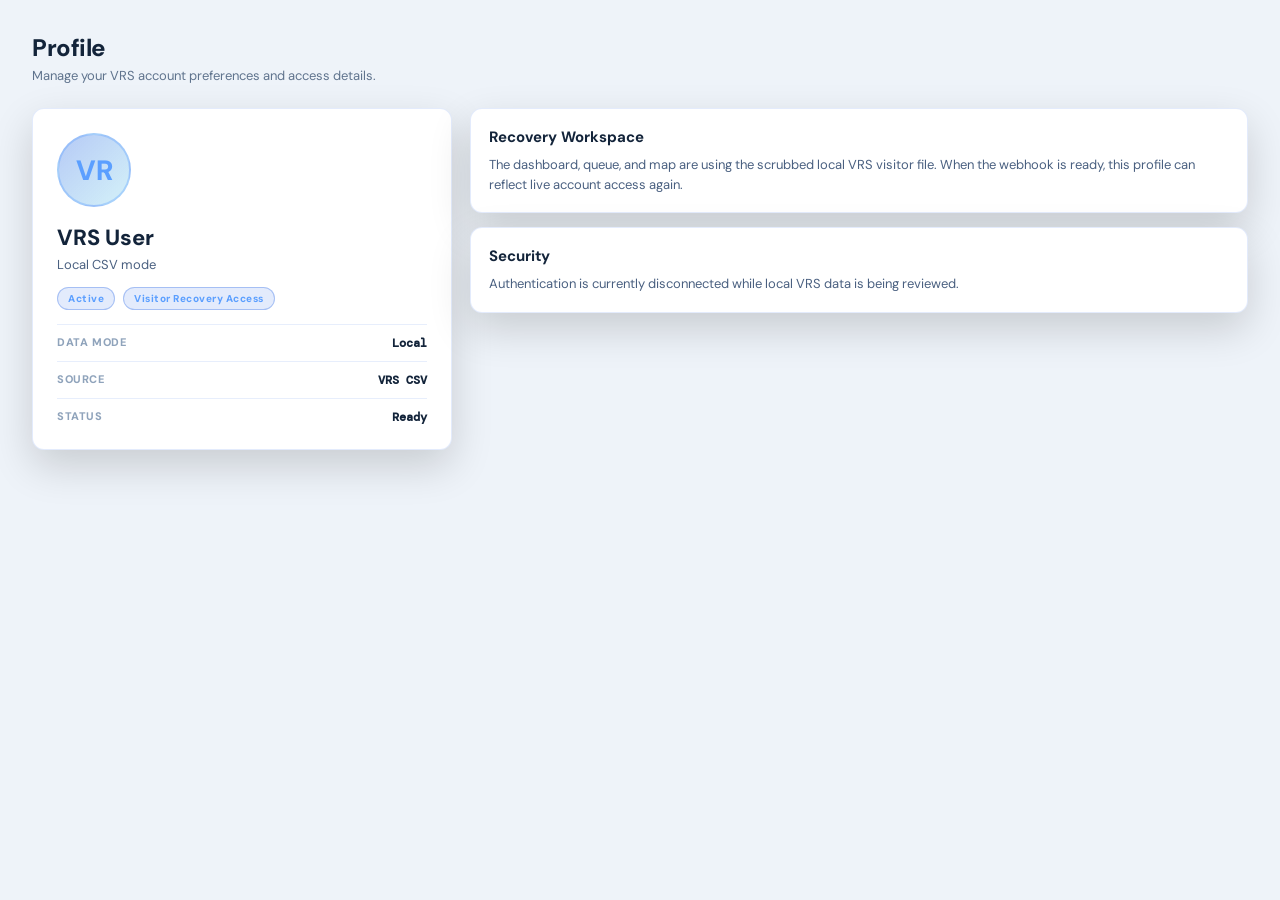
<file: profile.html>
<!DOCTYPE html>
<html lang="en">
<head>
<script>document.documentElement.style.opacity='1';</script>
<script>(function(){const t=localStorage.getItem('veltriq_theme')||'dark';document.documentElement.setAttribute('data-theme',t);})();</script>
<meta charset="UTF-8"><meta name="viewport" content="width=device-width, initial-scale=1.0">
<link rel="icon" type="image/png" href="assets/favicon.png"><title>VELTRIQ - Profile</title>
<link href="https://fonts.googleapis.com/css2?family=DM+Sans:wght@300;400;500;600;700&family=DM+Mono:wght@400;500&display=swap" rel="stylesheet">
<style>
  :root{--bg:#07111f;--sidebar-bg:#060e1a;--card-bg:#0c1828;--card-border:rgba(26,90,225,.18);--text-primary:#e8edf3;--text-secondary:#6b8aad;--text-muted:#2d4a6a;--blue:#1a5ae1;--cyan:#11b4dc;--green:#22c55e;--red:#ef4444;--sidebar-width:220px;}
  *{margin:0;padding:0;box-sizing:border-box;} body{background:radial-gradient(ellipse at 20% 0%,rgba(26,90,225,.15) 0%,transparent 55%),#07111f;font-family:'DM Sans',sans-serif;color:var(--text-primary);display:flex;min-height:100vh;font-size:13px;} [data-theme="light"]{--bg:#f0f4f8;--sidebar-bg:#e8edf5;--card-bg:#fff;--card-border:rgba(26,90,225,.15);--text-primary:#0f1e33;--text-secondary:#4a6080;--text-muted:#8fa3bb;} [data-theme="light"] body{background:#f0f4f8;} [data-theme="light"] .sidebar{background:linear-gradient(180deg,rgba(26,90,225,.06) 0%,rgba(232,237,245,.98) 30%);border-right-color:rgba(26,90,225,.15);} [data-theme="light"] .nav-item{color:#4a6080;} [data-theme="light"] .profile-card,[data-theme="light"] .setting-card{background:#fff;border-color:rgba(26,90,225,.12);}

  .sidebar { width:var(--sidebar-width); background:linear-gradient(180deg,rgba(26,90,225,0.08) 0%,rgba(6,14,26,0.98) 30%); border-right:1px solid rgba(26,90,225,0.22); display:flex; flex-direction:column; padding:20px 0; position:fixed; top:0; left:0; bottom:0; z-index:100; overflow-y:auto; }
  .logo { padding:0 18px 24px; border-bottom:1px solid var(--card-border); margin-bottom:18px; text-align:center; }
  .nav-section { padding:0 14px; margin-bottom:24px; }
  .nav-label { font-size:10px; color:var(--text-muted); text-transform:uppercase; letter-spacing:1px; padding:0 10px 10px; font-weight:700; }
  .nav-item { display:flex; align-items:center; gap:12px; padding:11px 14px; border-radius:8px; color:var(--text-secondary); cursor:pointer; transition:all 0.15s; font-size:14px; font-weight:600; margin-bottom:4px; text-decoration:none; border:none; background:transparent; font-family:inherit; width:100%; text-align:left; }
  .nav-item:hover { background:rgba(26,90,225,0.1); color:var(--text-primary); }
  .nav-item.active { background:rgba(26,90,225,0.18); color:#5b9fff; }
  .nav-item svg { width:18px; height:18px; opacity:0.86; flex-shrink:0; }
  .sidebar-bottom { margin-top:auto; padding:18px 14px 0; border-top:1px solid var(--card-border); }
  .theme-btn { width:100%; display:flex; align-items:center; justify-content:space-between; padding:10px 14px; border-radius:8px; margin-top:10px; background:rgba(26,90,225,0.08); border:1px solid rgba(26,90,225,0.18); color:var(--text-secondary); font-family:inherit; font-size:14px; font-weight:600; cursor:pointer; transition:all 0.15s; text-align:left; }
  .theme-btn:hover { background:rgba(26,90,225,0.14); color:var(--text-primary); }
  .toggle-track { width:32px; height:18px; border-radius:9px; background:rgba(26,90,225,0.3); position:relative; transition:background .25s; flex-shrink:0; }
  .toggle-track.on { background:#1a5ae1; }
  .toggle-thumb { position:absolute; top:2px; left:2px; width:14px; height:14px; border-radius:50%; background:#fff; transition:transform .25s; box-shadow:0 1px 4px rgba(0,0,0,.3); }
  .toggle-thumb.on { transform:translateX(14px); }

  .main{margin-left:var(--sidebar-width);flex:1;padding:32px;min-width:0;} .page-title{font-size:24px;font-weight:800;letter-spacing:-.5px;} .page-sub{color:var(--text-secondary);font-size:13px;margin-top:4px;margin-bottom:24px;} .profile-grid{display:grid;grid-template-columns:minmax(300px,420px) 1fr;gap:18px;} .profile-card,.setting-card{background:var(--card-bg);border:1px solid var(--card-border);border-radius:12px;box-shadow:0 16px 42px rgba(0,0,0,.16);} .profile-card{padding:24px;} .avatar{width:74px;height:74px;border-radius:50%;background:linear-gradient(135deg,rgba(26,90,225,.32),rgba(17,180,220,.18));border:2px solid rgba(91,159,255,.35);display:flex;align-items:center;justify-content:center;font-size:28px;font-weight:800;color:#5b9fff;margin-bottom:16px;} .profile-name{font-size:22px;font-weight:800;} .profile-email{color:var(--text-secondary);margin-top:4px;} .badge-row{display:flex;gap:8px;flex-wrap:wrap;margin-top:14px;} .badge{padding:4px 10px;border-radius:20px;font-size:10px;font-weight:800;letter-spacing:.5px;background:rgba(26,90,225,.12);border:1px solid rgba(26,90,225,.3);color:#5b9fff;} .setting-card{padding:18px;margin-bottom:14px;} .setting-card h3{font-size:15px;margin-bottom:8px;} .setting-card p{color:var(--text-secondary);line-height:1.5;font-size:13px;} .info-list{display:grid;gap:10px;margin-top:14px;} .info-row{display:flex;justify-content:space-between;gap:16px;border-top:1px solid rgba(26,90,225,.1);padding-top:10px;} .info-row span{color:var(--text-muted);font-size:11px;text-transform:uppercase;font-weight:800;letter-spacing:.6px;} .info-row strong{font-family:'DM Mono',monospace;font-size:12px;} @media(max-width:900px){.profile-grid{grid-template-columns:1fr;}}
</style>
<style id="vrs-sidebar-reset">
  :root { --sidebar-width: 220px !important; }
  body { margin: 0 !important; }
  .sidebar {
    width: var(--sidebar-width) !important;
    min-width: var(--sidebar-width) !important;
    max-width: var(--sidebar-width) !important;
    position: fixed !important;
    inset: 0 auto 0 0 !important;
    z-index: 1000 !important;
    display: flex !important;
    flex-direction: column !important;
    padding: 20px 0 !important;
    overflow-y: auto !important;
    background: linear-gradient(180deg, rgba(26,90,225,0.08) 0%, rgba(6,14,26,0.98) 30%) !important;
    border-right: 1px solid rgba(26,90,225,0.22) !important;
  }
  .main {
    margin-left: var(--sidebar-width) !important;
  }
  .sidebar .logo {
    display: block !important;
    padding: 0 18px 24px !important;
    margin: 0 0 18px !important;
    border-bottom: 1px solid var(--card-border, rgba(26,90,225,0.18)) !important;
    text-align: center !important;
  }
  .sidebar .logo div:first-child {
    display: block !important;
    font-size: 22px !important;
    line-height: 1.05 !important;
    font-weight: 800 !important;
    letter-spacing: -0.5px !important;
    color: #5b9fff !important;
  }
  .sidebar .logo div:last-child {
    display: block !important;
    font-size: 10px !important;
    line-height: 1.45 !important;
    color: var(--text-muted, #2d4a6a) !important;
    letter-spacing: 2px !important;
    text-transform: uppercase !important;
    margin-top: 3px !important;
  }
  .sidebar .nav-section {
    display: block !important;
    padding: 0 14px !important;
    margin: 0 0 24px !important;
  }
  .sidebar .nav-label {
    display: block !important;
    font-size: 10px !important;
    line-height: 1.2 !important;
    color: var(--text-muted, #2d4a6a) !important;
    text-transform: uppercase !important;
    letter-spacing: 1px !important;
    padding: 0 10px 10px !important;
    font-weight: 700 !important;
  }
  .sidebar .nav-item,
  .sidebar button.nav-item,
  .sidebar a.nav-item {
    appearance: none !important;
    -webkit-appearance: none !important;
    display: flex !important;
    align-items: center !important;
    gap: 12px !important;
    width: 100% !important;
    min-height: 42px !important;
    padding: 11px 14px !important;
    margin: 0 0 4px !important;
    border: 0 !important;
    border-radius: 8px !important;
    background: transparent !important;
    color: var(--text-secondary, #6b8aad) !important;
    font-family: 'DM Sans', sans-serif !important;
    font-size: 14px !important;
    line-height: 1.2 !important;
    font-weight: 600 !important;
    text-align: left !important;
    text-decoration: none !important;
    cursor: pointer !important;
    white-space: nowrap !important;
    box-shadow: none !important;
  }
  .sidebar .nav-item:hover {
    background: rgba(26,90,225,0.10) !important;
    color: var(--text-primary, #e8edf3) !important;
  }
  .sidebar .nav-item.active {
    background: rgba(26,90,225,0.18) !important;
    color: #5b9fff !important;
  }
  .sidebar .nav-item svg {
    width: 18px !important;
    height: 18px !important;
    min-width: 18px !important;
    opacity: 0.86 !important;
    flex: 0 0 18px !important;
  }
  .sidebar .sidebar-bottom {
    margin-top: auto !important;
    padding: 18px 14px 0 !important;
    border-top: 1px solid var(--card-border, rgba(26,90,225,0.18)) !important;
  }
  .sidebar .theme-btn {
    appearance: none !important;
    -webkit-appearance: none !important;
    width: 100% !important;
    display: flex !important;
    align-items: center !important;
    justify-content: space-between !important;
    padding: 10px 14px !important;
    margin-top: 10px !important;
    border-radius: 8px !important;
    background: rgba(26,90,225,0.08) !important;
    border: 1px solid rgba(26,90,225,0.18) !important;
    color: var(--text-secondary, #6b8aad) !important;
    font-family: 'DM Sans', sans-serif !important;
    font-size: 14px !important;
    font-weight: 600 !important;
    text-align: left !important;
    box-shadow: none !important;
  }
  .sidebar .toggle-track {
    width: 32px !important;
    height: 18px !important;
    border-radius: 9px !important;
    background: rgba(26,90,225,0.3) !important;
    position: relative !important;
    flex: 0 0 32px !important;
  }
  .sidebar .toggle-thumb {
    position: absolute !important;
    top: 2px !important;
    left: 2px !important;
    width: 14px !important;
    height: 14px !important;
    border-radius: 50% !important;
    background: #fff !important;
  }
</style>
  <link rel="stylesheet" href="vrs-light-readability.css">
</head><script src="vrs-embed.js"></script><link rel="stylesheet" href="vrs-embed.css"><body>

<aside class="sidebar">
  <div class="logo"><div style="font-size:22px;font-weight:800;letter-spacing:-0.5px;color:#5b9fff;">VELTRIQ</div><div style="font-size:10px;color:var(--text-muted);letter-spacing:2px;text-transform:uppercase;margin-top:3px;line-height:1.45;">Visitor Recovery System</div></div>
  <div class="nav-section"><div class="nav-label">Main</div>
    <button class="nav-item" onclick="location.href='dashboard.html'"><svg viewBox="0 0 24 24" fill="none" stroke="currentColor" stroke-width="2"><rect x="3" y="3" width="7" height="7" rx="1"/><rect x="14" y="3" width="7" height="7" rx="1"/><rect x="3" y="14" width="7" height="7" rx="1"/><rect x="14" y="14" width="7" height="7" rx="1"/></svg>VRS Overview</button>
    <button class="nav-item" onclick="location.href='intent.html'"><svg viewBox="0 0 24 24" fill="none" stroke="currentColor" stroke-width="2"><path d="M9 5H7a2 2 0 0 0-2 2v12a2 2 0 0 0 2 2h10a2 2 0 0 0 2-2V7a2 2 0 0 0-2-2h-2"/><rect x="9" y="3" width="6" height="4" rx="1"/><path d="M9 12h6M9 16h4"/></svg>Recovery Queue</button>
    <button class="nav-item" onclick="location.href='heatmap.html'"><svg viewBox="0 0 24 24" fill="none" stroke="currentColor" stroke-width="2"><path d="M3 3v18h18"/><path d="m19 9-5 5-4-4-3 3"/></svg>Recovery Map</button>
  </div>
  <div class="nav-section"><div class="nav-label">Account</div>
    <button class="nav-item" onclick="location.href='chat.html'"><svg viewBox="0 0 24 24" fill="none" stroke="currentColor" stroke-width="2"><path d="M21 15a2 2 0 0 1-2 2H7l-4 4V5a2 2 0 0 1 2-2h14a2 2 0 0 1 2 2z"/></svg>Support</button>
    <button class="nav-item active" onclick="location.href='profile.html'"><svg viewBox="0 0 24 24" fill="none" stroke="currentColor" stroke-width="2"><path d="M20 21v-2a4 4 0 0 0-4-4H8a4 4 0 0 0-4 4v2"/><circle cx="12" cy="7" r="4"/></svg>Profile</button>
  </div>
  <div class="sidebar-bottom"><button class="nav-item" onclick="location.href='index.html'"><svg viewBox="0 0 24 24" fill="none" stroke="currentColor" stroke-width="2"><path d="M9 21H5a2 2 0 0 1-2-2V5a2 2 0 0 1 2-2h4"/><polyline points="16 17 21 12 16 7"/><line x1="21" y1="12" x2="9" y2="12"/></svg>Sign Out</button><button class="theme-btn" onclick="toggleTheme()"><span style="display:flex;align-items:center;gap:8px;"><svg id="themeIcon" viewBox="0 0 24 24" width="15" height="15" fill="none" stroke="currentColor" stroke-width="2"></svg><span id="themeLabel"></span></span><div class="toggle-track" id="toggleTrack"><div class="toggle-thumb" id="toggleThumb"></div></div></button></div>
</aside>
<main class="main"><div class="page-title">Profile</div><div class="page-sub">Manage your VRS account preferences and access details.</div><div class="profile-grid"><section class="profile-card"><div class="avatar" id="avatarInitials">VR</div><div class="profile-name" id="profileName">VRS User</div><div class="profile-email" id="profileEmail">Local CSV mode</div><div class="badge-row"><span class="badge">Active</span><span class="badge">Visitor Recovery Access</span></div><div class="info-list"><div class="info-row"><span>Data Mode</span><strong>Local</strong></div><div class="info-row"><span>Source</span><strong>VRS CSV</strong></div><div class="info-row"><span>Status</span><strong>Ready</strong></div></div></section><section><div class="setting-card"><h3>Recovery Workspace</h3><p>The dashboard, queue, and map are using the scrubbed local VRS visitor file. When the webhook is ready, this profile can reflect live account access again.</p></div><div class="setting-card"><h3>Security</h3><p>Authentication is currently disconnected while local VRS data is being reviewed.</p></div></section></div></main>
<script>function applyTheme(theme){document.documentElement.setAttribute('data-theme',theme);localStorage.setItem('veltriq_theme',theme);const isDark=theme==='dark';document.getElementById('toggleTrack').classList.toggle('on',!isDark);document.getElementById('toggleThumb').classList.toggle('on',!isDark);document.getElementById('themeIcon').innerHTML=isDark?'<path d="M21 12.79A9 9 0 1 1 11.21 3 7 7 0 0 0 21 12.79z"/>':'<circle cx="12" cy="12" r="5"/><line x1="12" y1="1" x2="12" y2="3"/><line x1="12" y1="21" x2="12" y2="23"/><line x1="4.22" y1="4.22" x2="5.64" y2="5.64"/><line x1="18.36" y1="18.36" x2="19.78" y2="19.78"/><line x1="1" y1="12" x2="3" y2="12"/><line x1="21" y1="12" x2="23" y2="12"/><line x1="4.22" y1="19.78" x2="5.64" y2="18.36"/><line x1="18.36" y1="5.64" x2="19.78" y2="4.22"/>';document.getElementById('themeLabel').textContent=isDark?'Dark Mode':'Light Mode';}function toggleTheme(){applyTheme((document.documentElement.getAttribute('data-theme')||'dark')==='dark'?'light':'dark');}window.addEventListener('load',()=>applyTheme(localStorage.getItem('veltriq_theme')||'dark'));</script>
</body></html>
</file>
<file: vrs-light-readability.css>
/* Final light-mode contrast pass for the VRS app. */
[data-theme="light"] {
  --bg-primary: #eef3f9;
  --bg-secondary: #f7fbff;
  --sidebar-bg: #f8fbff;
  --card-bg: #ffffff;
  --card-border: rgba(31, 65, 120, 0.18);
  --text-primary: #13243a;
  --text-secondary: #344760;
  --text-muted: #637892;
}

[data-theme="light"] body,
[data-theme="light"] .main {
  background: #eef3f9 !important;
  color: #13243a !important;
}

[data-theme="light"] .sidebar {
  background: linear-gradient(180deg, #f9fbff 0%, #eef4fb 46%, #e7eef7 100%) !important;
  border-right: 1px solid rgba(31, 65, 120, 0.18) !important;
  box-shadow: 8px 0 26px rgba(31, 65, 120, 0.08) !important;
}

[data-theme="light"] .sidebar .logo,
[data-theme="light"] .sidebar .sidebar-bottom {
  border-color: rgba(31, 65, 120, 0.16) !important;
}

[data-theme="light"] .sidebar .logo div:first-child {
  color: #2563eb !important;
}

[data-theme="light"] .sidebar .logo div:last-child,
[data-theme="light"] .sidebar .nav-label {
  color: #657892 !important;
}

[data-theme="light"] .sidebar .nav-item,
[data-theme="light"] .sidebar button.nav-item,
[data-theme="light"] .sidebar a.nav-item {
  color: #344760 !important;
}

[data-theme="light"] .sidebar .nav-item:hover {
  background: rgba(37, 99, 235, 0.10) !important;
  color: #13243a !important;
}

[data-theme="light"] .sidebar .nav-item.active {
  background: rgba(37, 99, 235, 0.16) !important;
  color: #1d4ed8 !important;
  box-shadow: inset 3px 0 0 #3b82f6 !important;
}

[data-theme="light"] .sidebar .theme-btn {
  background: #ffffff !important;
  border: 1px solid rgba(37, 99, 235, 0.22) !important;
  color: #344760 !important;
}

[data-theme="light"] .sidebar .toggle-track {
  background: rgba(37, 99, 235, 0.24) !important;
}

[data-theme="light"] .topbar,
[data-theme="light"] .header,
[data-theme="light"] .page-header {
  background: rgba(244, 248, 253, 0.96) !important;
  border-bottom-color: rgba(31, 65, 120, 0.14) !important;
  box-shadow: 0 8px 24px rgba(31, 65, 120, 0.08) !important;
}

[data-theme="light"] .page-title,
[data-theme="light"] h1,
[data-theme="light"] h2,
[data-theme="light"] h3,
[data-theme="light"] .panel-title,
[data-theme="light"] .card-title,
[data-theme="light"] .section-title,
[data-theme="light"] .drawer-name,
[data-theme="light"] .zip-code,
[data-theme="light"] .feed-zip,
[data-theme="light"] .profile-val,
[data-theme="light"] .mini-stat-val,
[data-theme="light"] .stat-value {
  color: #13243a !important;
}

[data-theme="light"] .page-sub,
[data-theme="light"] .panel-sub,
[data-theme="light"] .mini-stat-label,
[data-theme="light"] .stat-label,
[data-theme="light"] .zip-rank,
[data-theme="light"] .feed-time,
[data-theme="light"] .profile-label,
[data-theme="light"] .table-subtitle,
[data-theme="light"] .command-copy {
  color: #5f738d !important;
}

[data-theme="light"] .toggle-group,
[data-theme="light"] .date-input,
[data-theme="light"] .data-source,
[data-theme="light"] .search-box,
[data-theme="light"] select,
[data-theme="light"] input,
[data-theme="light"] .filter-panel,
[data-theme="light"] .stat-card,
[data-theme="light"] .chart-card,
[data-theme="light"] .zip-card,
[data-theme="light"] .table-card,
[data-theme="light"] .mini-stat,
[data-theme="light"] .insight-pill,
[data-theme="light"] .drawer-row {
  background: #ffffff !important;
  border-color: rgba(31, 65, 120, 0.16) !important;
  color: #13243a !important;
  box-shadow: 0 12px 32px rgba(31, 65, 120, 0.07) !important;
}

[data-theme="light"] .toggle-btn {
  color: #435974 !important;
}

[data-theme="light"] .toggle-btn.active {
  background: #465ee6 !important;
  color: #ffffff !important;
}

[data-theme="light"] .action-btn,
[data-theme="light"] .command-link,
[data-theme="light"] .page-btn {
  color: #ffffff !important;
}

[data-theme="light"] table,
[data-theme="light"] tbody,
[data-theme="light"] tr,
[data-theme="light"] td {
  color: #233650 !important;
}

[data-theme="light"] th {
  color: #5a6f8a !important;
}

[data-theme="light"] tbody tr:hover {
  background: rgba(37, 99, 235, 0.08) !important;
}

[data-theme="light"] .map-wrap {
  background: #dce5ef !important;
}

[data-theme="light"] .map-wrap:after {
  box-shadow: inset 0 0 65px rgba(15, 23, 42, 0.24) !important;
}

[data-theme="light"] .leaflet-tile {
  filter: brightness(0.86) contrast(1.05) saturate(0.88) !important;
}

[data-theme="light"] .overlay-pill,
[data-theme="light"] .map-legend,
[data-theme="light"] .map-focus-card,
[data-theme="light"] .right-panel,
[data-theme="light"] #profilePanel {
  background: rgba(248, 251, 255, 0.96) !important;
  border-color: rgba(31, 65, 120, 0.18) !important;
  color: #13243a !important;
  box-shadow: 0 18px 44px rgba(31, 65, 120, 0.14) !important;
}

[data-theme="light"] #profilePanel {
  background: #eef4fb !important;
}

[data-theme="light"] .overlay-pill-label,
[data-theme="light"] .legend-title,
[data-theme="light"] .legend-item,
[data-theme="light"] .map-focus-card span,
[data-theme="light"] .drawer-eyebrow {
  color: #60738e !important;
}

[data-theme="light"] .overlay-pill-value,
[data-theme="light"] .map-focus-card strong,
[data-theme="light"] .drawer-row strong,
[data-theme="light"] .drawer-row a {
  color: #13243a !important;
}

[data-theme="light"] .feed-row,
[data-theme="light"] .zip-row,
[data-theme="light"] .profile-row {
  background: rgba(255, 255, 255, 0.78) !important;
  border-color: rgba(37, 99, 235, 0.16) !important;
  color: #13243a !important;
}

[data-theme="light"] .feed-row:hover,
[data-theme="light"] .zip-row:hover {
  background: rgba(37, 99, 235, 0.09) !important;
  border-color: rgba(37, 99, 235, 0.28) !important;
}

[data-theme="light"] .right-panel,
[data-theme="light"] .feed-list {
  scrollbar-color: #9eafc4 #edf3fa;
}
</file>
<file: vrs-embed.css>
/* GHL provides the outer navigation, so VRS pages render as light-only content. */
:root {
  color-scheme: light !important;
  --bg: #f0f4f8 !important;
  --sidebar-bg: #e8edf5 !important;
  --card-bg: #ffffff !important;
  --card-border: rgba(26, 90, 225, 0.15) !important;
  --text-primary: #0f1e33 !important;
  --text-secondary: #4a6080 !important;
  --text-muted: #8fa3bb !important;
  --sidebar-width: 0px !important;
}

html,
body {
  background: #f0f4f8 !important;
  color: var(--text-primary) !important;
}

.sidebar { display: none !important; }

.main {
  width: 100% !important;
  max-width: none !important;
  margin-left: 0 !important;
}

.theme-btn,
#themeBtn { display: none !important; }
</file>
